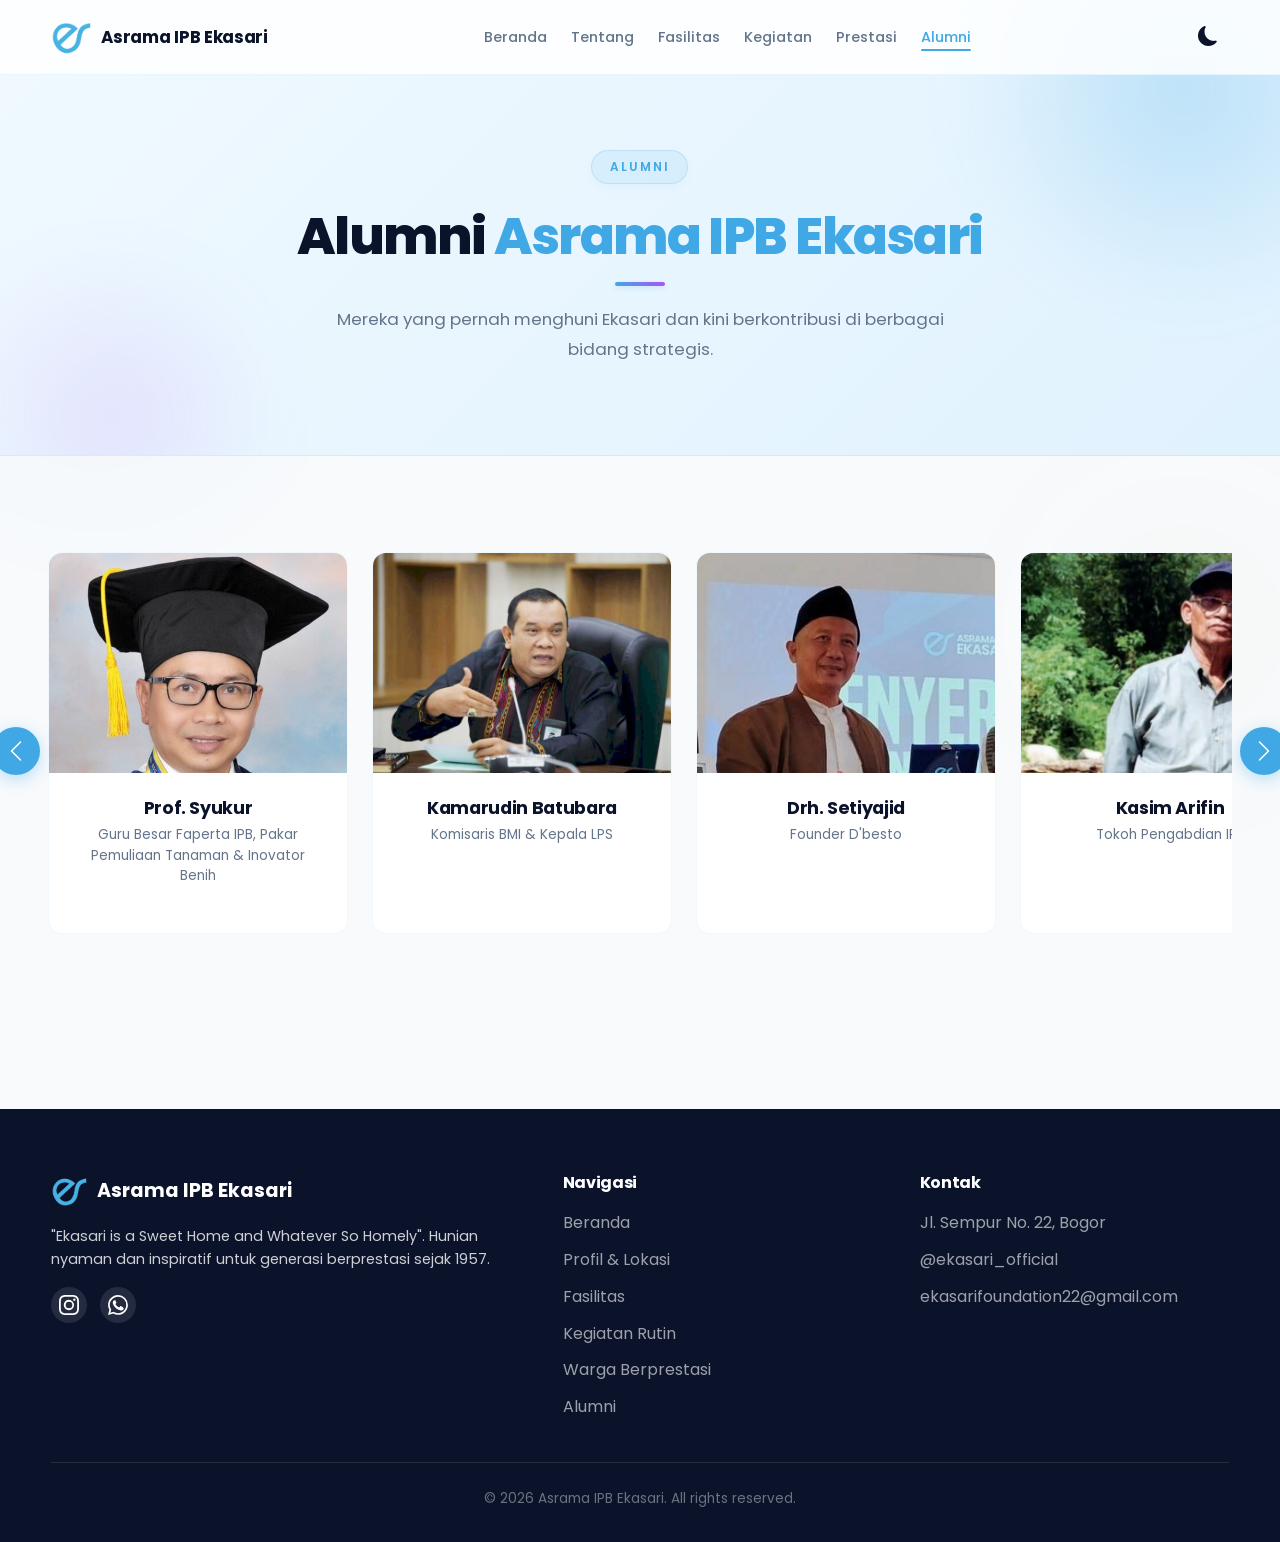
<file: alumni.html>
<!DOCTYPE html>
<html lang="id">

<head>
  <meta charset="UTF-8">
  <meta name="viewport" content="width=device-width, initial-scale=1.0">
  <link rel="icon" href="assets/images/logo-ekasari.png" type="image/png">
  <title>Alumni Asrama IPB Ekasari – Jaringan Lulusan Mahasiswa IPB</title>
  <link rel="canonical" href="https://asramaekasari.com/alumni.html">
  <meta name="description"
    content="Jejak sukses alumni Asrama IPB Ekasari yang berkontribusi nyata di berbagai bidang strategis, termasuk akademisi, peneliti BRIN, komisaris, sastrawan, dan wirausaha.">
  <meta name="keywords"
    content="alumni asrama, lulusan ipb, alumni sukses, tokoh ipb, taufiq ismail, pakar ipb, asrama ekasari, bogor">
  <meta name="author" content="Asrama IPB Ekasari">
  <meta name="robots" content="index, follow">

  <!-- Open Graph / Facebook -->
  <meta property="og:type" content="website">
  <meta property="og:url" content="https://asramaekasari.com/alumni.html">
  <meta property="og:title" content="Alumni Asrama IPB Ekasari – Jaringan Lulusan Mahasiswa IPB">
  <meta property="og:description"
    content="Jejak langkah lulusan Asrama IPB Ekasari yang berkiprah dan berkontribusi nyata untuk kemajuan Indonesia di berbagai bidang.">
  <meta property="og:image" content="https://asramaekasari.com/assets/images/logo-ekasari.png">

  <!-- Twitter -->
  <meta property="twitter:card" content="summary_large_image">
  <meta property="twitter:url" content="https://asramaekasari.com/alumni.html">
  <meta property="twitter:title" content="Alumni Asrama IPB Ekasari – Jaringan Lulusan Mahasiswa IPB">
  <meta property="twitter:description"
    content="Jejak langkah lulusan Asrama IPB Ekasari yang berkiprah dan berkontribusi nyata untuk kemajuan Indonesia di berbagai bidang.">
  <meta property="twitter:image" content="https://asramaekasari.com/assets/images/logo-ekasari.png">

  <link rel="stylesheet" href="css/style.css">
  <link rel="stylesheet" href="https://cdn.jsdelivr.net/npm/bootstrap-icons@1.11.3/font/bootstrap-icons.min.css">
  <!-- Google Fonts: preconnect untuk performa lebih cepat -->
  <link rel="preconnect" href="https://fonts.googleapis.com">
  <link rel="preconnect" href="https://fonts.gstatic.com" crossorigin>
  <link rel="stylesheet" href="https://fonts.googleapis.com/css2?family=Poppins:wght@300;400;500;600;700&display=swap"
    media="print" onload="this.media='all'">
  <noscript>
    <link rel="stylesheet"
      href="https://fonts.googleapis.com/css2?family=Poppins:wght@300;400;500;600;700&display=swap">
  </noscript>

  <!-- JSON-LD: BreadcrumbList -->
  <script type="application/ld+json">
  {
    "@context": "https://schema.org",
    "@type": "BreadcrumbList",
    "itemListElement": [
      {"@type": "ListItem", "position": 1, "name": "Beranda", "item": "https://asramaekasari.com/"},
      {"@type": "ListItem", "position": 2, "name": "Alumni", "item": "https://asramaekasari.com/alumni.html"}
    ]
  }
  </script>
</head>

<body>
  <script>
    (function () {
      const savedTheme = localStorage.getItem('theme');
      const prefersDark = window.matchMedia && window.matchMedia('(prefers-color-scheme: dark)').matches;
      if (savedTheme === 'dark' || (!savedTheme && prefersDark)) {
        document.body.classList.add('dark-theme');
      }
    })();
  </script>

  <!-- BACKGROUND GLOWS -->
  <div class="bg-glow-1"></div>
  <div class="bg-glow-2"></div>

  <!-- NAVBAR -->
  <nav id="navbar">
    <div class="container nav-inner">
      <a href="/" class="logo">
        <img src="assets/images/logo-ekasari.png" alt="Logo Asrama IPB Ekasari">
        <span>Asrama IPB Ekasari</span>
      </a>
      <ul class="nav-links">
        <li><a href="/">Beranda</a></li>
        <li><a href="tentang.html">Tentang</a></li>
        <li><a href="fasilitas.html">Fasilitas</a></li>
        <li><a href="kegiatan.html">Kegiatan</a></li>
        <li><a href="prestasi.html">Prestasi</a></li>
        <li><a href="alumni.html" class="active">Alumni</a></li>
      </ul>
      <div class="nav-actions">
        <button id="theme-toggle" class="theme-toggle-btn" aria-label="Ubah Tema">
          <i class="bi bi-moon-fill"></i>
        </button>
        <button class="nav-toggle">☰</button>
      </div>
    </div>
  </nav>

  <div class="page-header">
    <div class="container">
      <span class="section-label reveal reveal-up" style="--delay: 0.1s;">Alumni</span>
      <h1 class="reveal reveal-up" style="--delay: 0.2s;">Alumni <span class="text-sky">Asrama IPB Ekasari</span></h1>
      <p class="reveal reveal-up" style="--delay: 0.3s;">Mereka yang pernah menghuni Ekasari dan kini berkontribusi di
        berbagai bidang strategis.</p>
    </div>
  </div>

  <section class="section">
    <div class="slider-wrapper reveal reveal-up" style="--delay: 0.2s;">
      <button class="slider-btn slider-btn-left" aria-label="Slide Sebelumnya">
        <svg xmlns="http://www.w3.org/2000/svg" width="24" height="24" fill="currentColor" viewBox="0 0 16 16">
          <path fill-rule="evenodd"
            d="M11.354 1.646a.5.5 0 0 1 0 .708L5.707 8l5.647 5.646a.5.5 0 0 1-.708.708l-6-6a.5.5 0 0 1 0-.708l6-6a.5.5 0 0 1 .708 0" />
        </svg>
      </button>
      <div class="slider-container">
        <div class="alumni-slide">
          <div class="alumni-photo">
            <img src="assets/images/syukur.jpeg" alt="Prof. Syukur Krisna Wijaya">
          </div>
          <div class="alumni-body">
            <h3>Prof. Syukur</h3>
            <p>Guru Besar Faperta IPB, Pakar Pemuliaan Tanaman & Inovator Benih</p>
          </div>
        </div>
        <div class="alumni-slide">
          <div class="alumni-photo">
            <img src="assets/images/kamruddin.jpeg" alt="Kamarudin Batubara">
          </div>
          <div class="alumni-body">
            <h3>Kamarudin Batubara</h3>
            <p>Komisaris BMI & Kepala LPS</p>
          </div>
        </div>
        <div class="alumni-slide">
          <div class="alumni-photo">
            <img src="assets/images/setyajid1.jpeg" alt="Drh. Setiyajid">
          </div>
          <div class="alumni-body">
            <h3>Drh. Setiyajid</h3>
            <p>Founder D'besto</p>
          </div>
        </div>
        <div class="alumni-slide">
          <div class="alumni-photo">
            <img src="assets/images/kasim.jpeg" alt="Kasim Arifin">
          </div>
          <div class="alumni-body">
            <h3>Kasim Arifin</h3>
            <p>Tokoh Pengabdian IPB</p>
          </div>
        </div>
        <div class="alumni-slide">
          <div class="alumni-photo contain">
            <img src="assets/images/taufiq ismail.jpeg" alt="Taufiq Ismail">
          </div>
          <div class="alumni-body">
            <h3>Taufiq Ismail</h3>
            <p>Sastrawan Indonesia</p>
          </div>
        </div>
        <div class="alumni-slide">
          <div class="alumni-photo">
            <img src="assets/images/anang.jpeg" alt="Anang Setiawan Achmadi">
          </div>
          <div class="alumni-body">
            <h3>Anang Setiawan Achmadi</h3>
            <p>Peneliti Ahli Utama BRIN</p>
          </div>
        </div>
        <div class="alumni-slide">
          <div class="alumni-photo">
            <img src="assets/images/Krisna.jpg" alt="Dr. Ir. Krisna Wijaya, M.M.">
          </div>
          <div class="alumni-body">
            <h3>Dr. Ir. Krisna Wijaya, M.M.</h3>
            <p>Kepala Eksekutif LPS Pertama, Eks Direktur BRI &amp; Komisaris Utama PT Jamkrindo</p>
          </div>
        </div>
        <div class="alumni-slide">
          <div class="alumni-photo">
            <img src="assets/images/Hanan.jpg" alt="Ir. H. Hanan A. Rozak, M.S.">
          </div>
          <div class="alumni-body">
            <h3>Ir. H. Hanan A. Rozak, M.S.</h3>
            <p>Anggota DPR RI (Komisi IV)</p>
          </div>
        </div>
        <div class="alumni-slide">
          <div class="alumni-photo">
            <img src="assets/images/tridoyo.png" alt="Prof. Dr. Ir. Tridoyo Kusumastanto, M.S.">
          </div>
          <div class="alumni-body">
            <h3>Prof. Dr. Ir. Tridoyo Kusumastanto, M.S.</h3>
            <p>Guru Besar FEM IPB, Pakar Ekonomi Kelautan &amp; Ketua MWA IPB University (2019–2024)</p>
          </div>
        </div>
        <div class="alumni-slide">
          <div class="alumni-photo">
            <img src="assets/images/kasmita.jpg" alt="Kasmita Widodo">
          </div>
          <div class="alumni-body">
            <h3>Kasmita Widodo</h3>
            <p>Pendiri &amp; Kepala Badan Registrasi Wilayah Adat (BRWA)</p>
          </div>
        </div>
        <div class="alumni-slide">
          <div class="alumni-photo">
            <img src="assets/images/prof-dr-la-ode-sumarlin-18.jpg" alt="Prof. Dr. La Ode Sumarlin, M.Si.">
          </div>
          <div class="alumni-body">
            <h3>Prof. Dr. La Ode Sumarlin, M.Si.</h3>
            <p>Guru Besar Biokimia FST UIN Syarif Hidayatullah Jakarta &amp; Penulis Produktif Sains Madu</p>
          </div>
        </div>
      </div>
      <button class="slider-btn slider-btn-right" aria-label="Slide Berikutnya">
        <svg xmlns="http://www.w3.org/2000/svg" width="24" height="24" fill="currentColor" viewBox="0 0 16 16">
          <path fill-rule="evenodd"
            d="M4.646 1.646a.5.5 0 0 1 .708 0l6 6a.5.5 0 0 1 0 .708l-6 6a.5.5 0 0 1-.708-.708L10.293 8 4.646 2.354a.5.5 0 0 1 0-.708" />
        </svg>
      </button>
    </div>
  </section>

  <footer>
    <div class="container">
      <div class="footer-grid">
        <div>
          <div class="footer-brand">
            <img src="assets/images/logo-ekasari.png" alt="Logo Asrama IPB Ekasari" loading="lazy">
            Asrama IPB Ekasari
          </div>
          <p>"Ekasari is a Sweet Home and Whatever So Homely". Hunian nyaman dan inspiratif untuk generasi berprestasi
            sejak 1957.</p>
          <div class="socials">
            <a href="https://instagram.com/ekasari_official" target="_blank" title="Instagram Asrama Ekasari">
              <svg xmlns="http://www.w3.org/2000/svg" width="20" height="20" fill="currentColor" viewBox="0 0 16 16">
                <path
                  d="M8 0C5.829 0 5.556.01 4.703.048 3.85.088 3.269.222 2.76.42a3.9 3.9 0 0 0-1.417.923A3.9 3.9 0 0 0 .42 2.76C.222 3.268.087 3.85.048 4.7.01 5.555 0 5.827 0 8.001c0 2.172.01 2.444.048 3.297.04.852.174 1.433.372 1.942.205.526.478.972.923 1.417.444.445.89.719 1.416.923.51.198 1.09.333 1.942.372C5.555 15.99 5.827 16 8 16s2.444-.01 3.298-.048c.851-.04 1.434-.174 1.943-.372a3.9 3.9 0 0 0 1.416-.923c.445-.445.718-.891.923-1.417.197-.509.332-1.09.372-1.942C15.99 10.445 16 10.173 16 8s-.01-2.444-.048-3.298c-.04-.851-.175-1.433-.372-1.941a3.9 3.9 0 0 0-.923-1.417A3.9 3.9 0 0 0 13.24.42c-.51-.198-1.092-.333-1.943-.372C10.443.01 10.172 0 7.998 0zm-.717 1.442h.718c2.136 0 2.389.007 3.232.046.78.035 1.204.166 1.486.275.373.145.64.319.92.599s.453.546.598.92c.11.281.24.705.275 1.485.039.843.047 1.096.047 3.231s-.008 2.389-.047 3.232c-.035.78-.166 1.203-.275 1.485a2.5 2.5 0 0 1-.599.919c-.28.28-.546.453-.92.598-.28.11-.704.24-1.485.276-.843.038-1.096.047-3.232.047s-2.39-.009-3.233-.047c-.78-.036-1.203-.166-1.485-.276a2.5 2.5 0 0 1-.92-.598 2.5 2.5 0 0 1-.6-.92c-.109-.281-.24-.705-.275-1.485-.038-.843-.046-1.096-.046-3.233s.008-2.388.046-3.231c.036-.78.166-1.204.276-1.486.145-.373.319-.64.599-.92.28-.28.546-.453.92-.598.282-.11.705-.24 1.485-.276.738-.034 1.024-.044 2.515-.045zm4.988 1.328a.96.96 0 1 0 0 1.92.96.96 0 0 0 0-1.92m-4.27 1.122a4.109 4.109 0 1 0 0 8.217 4.109 4.109 0 0 0 0-8.217m0 1.441a2.667 2.667 0 1 1 0 5.334 2.667 2.667 0 0 1 0-5.334" />
              </svg>
            </a>
            <a href="https://wa.me/6285624373623" target="_blank" title="WhatsApp Pengelola Asrama">
              <svg xmlns="http://www.w3.org/2000/svg" width="20" height="20" fill="currentColor" viewBox="0 0 16 16">
                <path
                  d="M13.601 2.326A7.85 7.85 0 0 0 7.994 0C3.627 0 .068 3.558.064 7.926c0 1.399.366 2.76 1.057 3.965L0 16l4.204-1.102a7.9 7.9 0 0 0 3.79.977h.004c4.368 0 7.926-3.559 7.93-7.93a7.9 7.9 0 0 0-2.327-5.615ZM7.994 14.521a6.6 6.6 0 0 1-3.356-.92l-.24-.144-2.494.654.666-2.433-.156-.251a6.56 6.56 0 0 1-1.007-3.505c0-3.626 2.957-6.584 6.591-6.584a6.56 6.56 0 0 1 4.66 1.931 6.56 6.56 0 0 1 1.928 4.66c-.004 3.639-2.961 6.592-6.592 6.592m3.69-4.98c-.202-.101-1.202-.594-1.392-.661-.18-.067-.312-.101-.443.1-.13.2-.507.64-.622.776-.115.137-.23.151-.432.05-.203-.102-.855-.315-1.63-1.003-.603-.538-1.01-1.204-1.128-1.405-.117-.201-.012-.31.09-.41.09-.09.202-.236.3-.354.1-.117.133-.2.2-.331.066-.134.034-.251-.017-.352-.05-.101-.443-1.066-.607-1.46-.16-.388-.32-.335-.443-.341-.122-.006-.262-.006-.402-.006a.8.8 0 0 0-.58.271c-.2.22-.763.747-.763 1.82s.78 2.124.89 2.27c.111.148 1.53 2.336 3.707 3.28.518.224.924.359 1.24.46.52.166.993.143 1.368.087.417-.063 1.202-.492 1.372-.942.17-.45.17-.837.12-.921-.05-.084-.18-.137-.382-.238" />
              </svg>
            </a>
          </div>
        </div>
        <div>
          <h4>Navigasi</h4>
          <ul>
            <li><a href="/">Beranda</a></li>
            <li><a href="tentang.html">Profil &amp; Lokasi</a></li>
            <li><a href="fasilitas.html">Fasilitas</a></li>
            <li><a href="kegiatan.html">Kegiatan Rutin</a></li>
            <li><a href="prestasi.html">Warga Berprestasi</a></li>
            <li><a href="alumni.html">Alumni</a></li>
          </ul>
        </div>
        <div>
          <h4>Kontak</h4>
          <ul>
            <li><a href="https://maps.google.com/?q=Asrama%20IPB%20Ekasari%20Sempur%20Bogor" target="_blank">Jl. Sempur
                No. 22, Bogor</a></li>
            <li><a href="https://instagram.com/ekasari_official" target="_blank">@ekasari_official</a></li>
            <li><a href="mailto:ekasarifoundation22@gmail.com">ekasarifoundation22@gmail.com</a></li>
          </ul>
        </div>
      </div>
      <div class="copyright">&copy; 2026 Asrama IPB Ekasari. All rights reserved.</div>
    </div>
  </footer>

  <script src="js/script.js"></script>
</body>

</html>
</file>
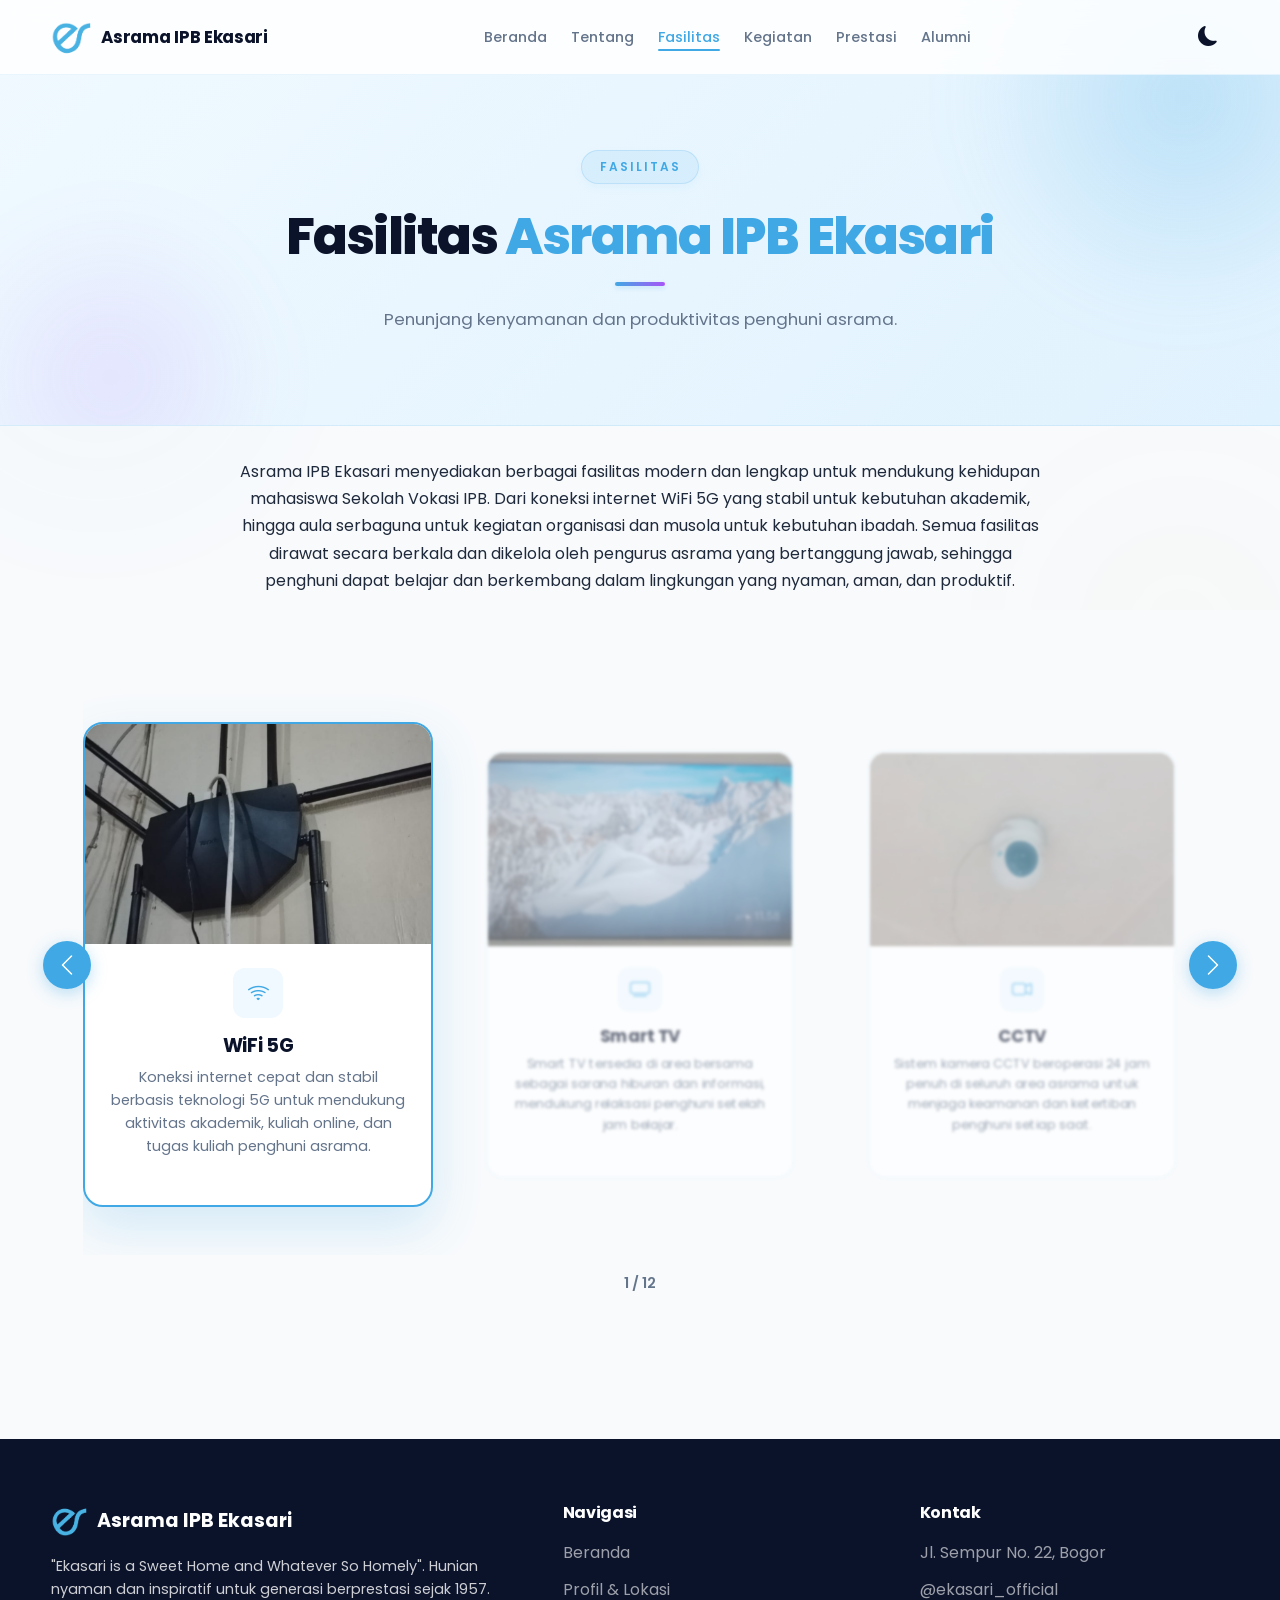
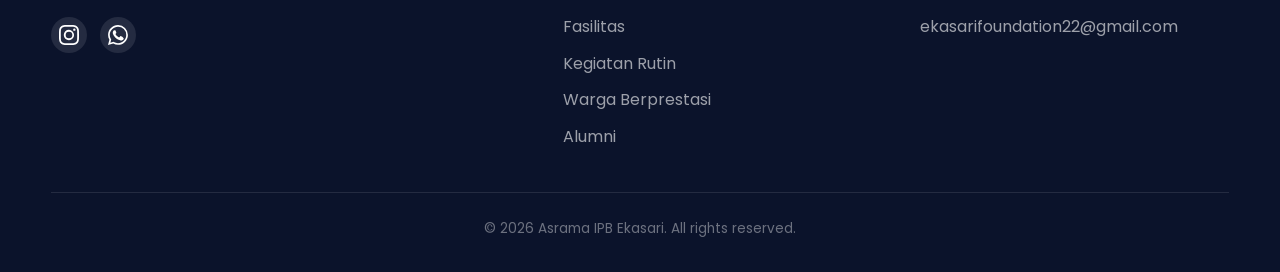
<file: fasilitas.html>
<!DOCTYPE html>
<html lang="id">

<head>
  <meta charset="UTF-8">
  <meta name="viewport" content="width=device-width, initial-scale=1.0">
  <link rel="icon" href="assets/images/logo-ekasari.png" type="image/png">
  <title>Fasilitas Asrama IPB Ekasari – WiFi, CCTV, Aula & Kamar Mahasiswa</title>
  <link rel="canonical" href="https://asramaekasari.com/fasilitas.html">
  <meta name="description"
    content="Kamar tidur nyaman, WiFi 5G, CCTV 24 jam, Smart TV, aula bersama, dapur, parkiran luas, dan mesin cuci. Fasilitas lengkap penunjang produktivitas warga Asrama Ekasari.">
  <meta name="keywords"
    content="fasilitas asrama, asrama bogor, asrama ipb, wifi asrama, kamar asrama, aula mahasiswa, keamanan asrama">
  <meta name="author" content="Asrama IPB Ekasari">
  <meta name="robots" content="index, follow">

  <!-- Open Graph / Facebook -->
  <meta property="og:type" content="website">
  <meta property="og:url" content="https://asramaekasari.com/fasilitas.html">
  <meta property="og:title" content="Fasilitas Asrama IPB Ekasari – WiFi, CCTV, Aula & Kamar Mahasiswa">
  <meta property="og:description"
    content="Lihat fasilitas unggulan Asrama IPB Ekasari: WiFi 5G cepat, keamanan CCTV 24 jam, Smart TV, mesin cuci, mushola, aula, dan kamar nyaman.">
  <meta property="og:image" content="https://asramaekasari.com/assets/images/logo-ekasari.png">

  <!-- Twitter -->
  <meta property="twitter:card" content="summary_large_image">
  <meta property="twitter:url" content="https://asramaekasari.com/fasilitas.html">
  <meta property="twitter:title" content="Fasilitas Asrama IPB Ekasari – WiFi, CCTV, Aula & Kamar Mahasiswa">
  <meta property="twitter:description"
    content="Lihat fasilitas unggulan Asrama IPB Ekasari: WiFi 5G cepat, keamanan CCTV 24 jam, Smart TV, mesin cuci, mushola, aula, dan kamar nyaman.">
  <meta property="twitter:image" content="https://asramaekasari.com/assets/images/logo-ekasari.png">

  <link rel="stylesheet" href="css/style.css">
  <link rel="stylesheet" href="https://cdn.jsdelivr.net/npm/bootstrap-icons@1.11.3/font/bootstrap-icons.min.css">
  <!-- Google Fonts: preconnect untuk performa lebih cepat -->
  <link rel="preconnect" href="https://fonts.googleapis.com">
  <link rel="preconnect" href="https://fonts.gstatic.com" crossorigin>
  <link rel="stylesheet" href="https://fonts.googleapis.com/css2?family=Poppins:wght@300;400;500;600;700&display=swap" media="print" onload="this.media='all'">
  <noscript><link rel="stylesheet" href="https://fonts.googleapis.com/css2?family=Poppins:wght@300;400;500;600;700&display=swap"></noscript>

  <!-- JSON-LD: BreadcrumbList -->
  <script type="application/ld+json">
  {
    "@context": "https://schema.org",
    "@type": "BreadcrumbList",
    "itemListElement": [
      {"@type": "ListItem", "position": 1, "name": "Beranda", "item": "https://asramaekasari.com/"},
      {"@type": "ListItem", "position": 2, "name": "Fasilitas", "item": "https://asramaekasari.com/fasilitas.html"}
    ]
  }
  </script>
</head>

<body>
  <script>
    (function () {
      const savedTheme = localStorage.getItem('theme');
      const prefersDark = window.matchMedia && window.matchMedia('(prefers-color-scheme: dark)').matches;
      if (savedTheme === 'dark' || (!savedTheme && prefersDark)) {
        document.body.classList.add('dark-theme');
      }
    })();
  </script>

  <!-- BACKGROUND GLOWS -->
  <div class="bg-glow-1"></div>
  <div class="bg-glow-2"></div>

  <!-- NAVBAR -->
  <nav id="navbar">
    <div class="container nav-inner">
      <a href="/" class="logo">
        <img src="assets/images/logo-ekasari.png" alt="Logo Asrama IPB Ekasari">
        <span>Asrama IPB Ekasari</span>
      </a>
      <ul class="nav-links">
        <li><a href="/">Beranda</a></li>
        <li><a href="tentang.html">Tentang</a></li>
        <li><a href="fasilitas.html" class="active">Fasilitas</a></li>
        <li><a href="kegiatan.html">Kegiatan</a></li>
        <li><a href="prestasi.html">Prestasi</a></li>
        <li><a href="alumni.html">Alumni</a></li>
      </ul>
      <div class="nav-actions">
        <button id="theme-toggle" class="theme-toggle-btn" aria-label="Ubah Tema">
          <i class="bi bi-moon-fill"></i>
        </button>
        <button class="nav-toggle">☰</button>
      </div>
    </div>
  </nav>

  <!-- PAGE HEADER -->
  <div class="page-header">
    <div class="container">
      <span class="section-label reveal reveal-up" style="--delay: 0.1s;">Fasilitas</span>
      <h1 class="reveal reveal-up" style="--delay: 0.2s;">Fasilitas <span class="text-sky">Asrama IPB Ekasari</span></h1>
      <p class="reveal reveal-up" style="--delay: 0.3s;">Penunjang kenyamanan dan produktivitas penghuni asrama.</p>
    </div>
  </div>

  <!-- INTRO FASILITAS -->
  <section class="section" style="padding-top: 2rem; padding-bottom: 1rem;">
    <div class="container">
      <div class="reveal reveal-up" style="max-width: 800px; margin: 0 auto; text-align: center;">
        <p>Asrama IPB Ekasari menyediakan berbagai fasilitas modern dan lengkap untuk mendukung kehidupan mahasiswa Sekolah Vokasi IPB. Dari koneksi internet WiFi 5G yang stabil untuk kebutuhan akademik, hingga aula serbaguna untuk kegiatan organisasi dan musola untuk kebutuhan ibadah. Semua fasilitas dirawat secara berkala dan dikelola oleh pengurus asrama yang bertanggung jawab, sehingga penghuni dapat belajar dan berkembang dalam lingkungan yang nyaman, aman, dan produktif.</p>
      </div>
    </div>
  </section>

  <!-- FASILITAS SLIDER WITH FOCUS -->
  <section class="section fasilitas-section">
    <div class="container">
      <div class="slider-wrapper fasilitas-wrapper reveal reveal-up" style="--delay: 0.2s;">
        <button class="slider-btn slider-btn-left" id="fasilitas-prev" aria-label="Slide Sebelumnya">
          <svg xmlns="http://www.w3.org/2000/svg" width="24" height="24" fill="currentColor" viewBox="0 0 16 16">
            <path fill-rule="evenodd"
              d="M11.354 1.646a.5.5 0 0 1 0 .708L5.707 8l5.647 5.646a.5.5 0 0 1-.708.708l-6-6a.5.5 0 0 1 0-.708l6-6a.5.5 0 0 1 .708 0" />
          </svg>
        </button>

        <div class="slider-container fasilitas-container" id="fasilitas-slider">

          <!-- WiFi 5G -->
          <div class="fasilitas-card active-center">
            <div class="fasilitas-img">
              <img src="assets/images/wifi.jpg" alt="WiFi 5G">
            </div>
            <div class="fasilitas-content">
              <div class="fasilitas-icon"><i class="bi bi-wifi"></i></div>
              <h3>WiFi 5G</h3>
              <p>Koneksi internet cepat dan stabil berbasis teknologi 5G untuk mendukung aktivitas akademik, kuliah online, dan tugas kuliah penghuni asrama.</p>
            </div>
          </div>

          <!-- Smart TV -->
          <div class="fasilitas-card">
            <div class="fasilitas-img">
              <img src="assets/images/tv.jpg" alt="Smart TV">
            </div>
            <div class="fasilitas-content">
              <div class="fasilitas-icon"><i class="bi bi-tv"></i></div>
              <h3>Smart TV</h3>
              <p>Smart TV tersedia di area bersama sebagai sarana hiburan dan informasi, mendukung relaksasi penghuni setelah jam belajar.</p>
            </div>
          </div>

          <!-- CCTV -->
          <div class="fasilitas-card">
            <div class="fasilitas-img">
              <img src="assets/images/cctv.jpg" alt="CCTV">
            </div>
            <div class="fasilitas-content">
              <div class="fasilitas-icon"><i class="bi bi-camera-video"></i></div>
              <h3>CCTV</h3>
              <p>Sistem kamera CCTV beroperasi 24 jam penuh di seluruh area asrama untuk menjaga keamanan dan ketertiban penghuni setiap saat.</p>
            </div>
          </div>

          <!-- Printer -->
          <div class="fasilitas-card">
            <div class="fasilitas-img">
              <img src="assets/images/printer.jpeg" alt="Printer">
            </div>
            <div class="fasilitas-content">
              <div class="fasilitas-icon"><i class="bi bi-printer"></i></div>
              <h3>Printer</h3>
              <p>Printer bersama tersedia untuk memenuhi kebutuhan cetak dokumen akademik, tugas kuliah, dan keperluan administrasi penghuni tanpa perlu keluar asrama.</p>
            </div>
          </div>

          <!-- Kamar Tidur -->
          <div class="fasilitas-card">
            <div class="fasilitas-img">
              <img src="assets/images/kamar.jpg" alt="Kamar Tidur">
            </div>
            <div class="fasilitas-content">
              <div class="fasilitas-icon"><i class="bi bi-house-door"></i></div>
              <h3>Kamar Tidur</h3>
              <p>Kamar tidur yang bersih, tertata rapi, dan kondusif sebagai tempat istirahat yang nyaman bagi setiap penghuni asrama.</p>
            </div>
          </div>

          <!-- Mushola -->
          <div class="fasilitas-card">
            <div class="fasilitas-img">
              <img src="assets/images/mushola (1).jpeg" alt="Mushola Asrama IPB Ekasari yang bersih dan nyaman">
            </div>
            <div class="fasilitas-content">
              <div class="fasilitas-icon"><i class="bi bi-moon-stars"></i></div>
              <h3>Mushola</h3>
              <p>Musola yang tenang dan terjaga kebersihannya tersedia untuk memenuhi kebutuhan ibadah sehari-hari seluruh warga asrama.</p>
            </div>
          </div>

          <!-- Aula -->
          <div class="fasilitas-card">
            <div class="fasilitas-img">
              <img src="assets/images/aula.jpeg" alt="Aula">
            </div>
            <div class="fasilitas-content">
              <div class="fasilitas-icon"><i class="bi bi-people"></i></div>
              <h3>Aula</h3>
              <p>Aula serbaguna yang luas tersedia untuk rapat pengurus, seminar, kegiatan organisasi, dan berbagai acara kebersamaan warga asrama.</p>
            </div>
          </div>

          <!-- Kulkas -->
          <div class="fasilitas-card">
            <div class="fasilitas-img">
              <img src="assets/images/kulkas.jpeg" alt="Kulkas">
            </div>
            <div class="fasilitas-content">
              <div class="fasilitas-icon"><i class="bi bi-snow"></i></div>
              <h3>Kulkas</h3>
              <p>Kulkas bersama tersedia di dapur asrama untuk menyimpan bahan makanan dan minuman penghuni dengan aman dan higienis.</p>
            </div>
          </div>

          <!-- Mesin Cuci -->
          <div class="fasilitas-card">
            <div class="fasilitas-img">
              <img src="assets/images/mesin cuci.jpeg" alt="Mesin cuci fasilitas laundry Asrama IPB Ekasari">
            </div>
            <div class="fasilitas-content">
              <div class="fasilitas-icon"><i class="bi bi-droplet"></i></div>
              <h3>Mesin Cuci</h3>
              <p>Mesin cuci bersama tersedia di area asrama sehingga penghuni tidak perlu keluar untuk mencuci pakaian, hemat waktu dan biaya.</p>
            </div>
          </div>

          <!-- Tenis Meja -->
          <div class="fasilitas-card">
            <div class="fasilitas-img">
              <img src="assets/images/tenis-meja.jpg" alt="Tenis Meja">
            </div>
            <div class="fasilitas-content">
              <div class="fasilitas-icon"><i class="bi bi-ping-pong"></i></div>
              <h3>Tenis Meja</h3>
              <p>Meja tenis ping-pong tersedia sebagai sarana olahraga ringan dan rekreasi bagi penghuni untuk menjaga keseimbangan antara belajar dan berolahraga.</p>
            </div>
          </div>

          <!-- Kantor -->
          <div class="fasilitas-card">
            <div class="fasilitas-img">
              <img src="assets/images/kantor.jpg" alt="Kantor">
            </div>
            <div class="fasilitas-content">
              <div class="fasilitas-icon"><i class="bi bi-briefcase"></i></div>
              <h3>Kantor</h3>
              <p>Ruang kantor administrasi asrama sebagai pusat pengelolaan dan koordinasi pengurus dengan penghuni dalam urusan operasional asrama.</p>
            </div>
          </div>

          <!-- Parkiran -->
          <div class="fasilitas-card">
            <div class="fasilitas-img">
              <img src="assets/images/parkiran.jpg" alt="Area Parkiran">
            </div>
            <div class="fasilitas-content">
              <div class="fasilitas-icon"><i class="bi bi-car-front"></i></div>
              <h3>Parkiran</h3>
              <p>Area parkiran yang luas dan aman tersedia untuk kendaraan bermotor penghuni, sehingga tidak perlu khawatir menemukan tempat parkir.</p>
            </div>
          </div>

        </div>

        <button class="slider-btn slider-btn-right" id="fasilitas-next" aria-label="Slide Berikutnya">
          <svg xmlns="http://www.w3.org/2000/svg" width="24" height="24" fill="currentColor" viewBox="0 0 16 16">
            <path fill-rule="evenodd"
              d="M4.646 1.646a.5.5 0 0 1 .708 0l6 6a.5.5 0 0 1 0 .708l-6 6a.5.5 0 0 1-.708-.708L10.293 8 4.646 2.354a.5.5 0 0 1 0-.708" />
          </svg>
        </button>
      </div>

      <!-- Indikator Kartu -->
      <div class="fasilitas-indicator" id="fasilitas-indicator">
        <span>1 / 12</span>
      </div>
    </div>
  </section>

  <!-- FOOTER -->
  <footer>
    <div class="container">
      <div class="footer-grid">
        <div>
          <div class="footer-brand">
            <img src="assets/images/logo-ekasari.png" alt="Logo Asrama IPB Ekasari" loading="lazy">
            Asrama IPB Ekasari
          </div>
          <p>"Ekasari is a Sweet Home and Whatever So Homely". Hunian nyaman dan inspiratif untuk generasi berprestasi
            sejak 1957.</p>
          <div class="socials">
            <a href="https://instagram.com/ekasari_official" target="_blank" title="Instagram Asrama Ekasari">
              <svg xmlns="http://www.w3.org/2000/svg" width="20" height="20" fill="currentColor" viewBox="0 0 16 16">
                <path
                  d="M8 0C5.829 0 5.556.01 4.703.048 3.85.088 3.269.222 2.76.42a3.9 3.9 0 0 0-1.417.923A3.9 3.9 0 0 0 .42 2.76C.222 3.268.087 3.85.048 4.7.01 5.555 0 5.827 0 8.001c0 2.172.01 2.444.048 3.297.04.852.174 1.433.372 1.942.205.526.478.972.923 1.417.444.445.89.719 1.416.923.51.198 1.09.333 1.942.372C5.555 15.99 5.827 16 8 16s2.444-.01 3.298-.048c.851-.04 1.434-.174 1.943-.372a3.9 3.9 0 0 0 1.416-.923c.445-.445.718-.891.923-1.417.197-.509.332-1.09.372-1.942C15.99 10.445 16 10.173 16 8s-.01-2.444-.048-3.298c-.04-.851-.175-1.433-.372-1.941a3.9 3.9 0 0 0-.923-1.417A3.9 3.9 0 0 0 13.24.42c-.51-.198-1.092-.333-1.943-.372C10.443.01 10.172 0 7.998 0zm-.717 1.442h.718c2.136 0 2.389.007 3.232.046.78.035 1.204.166 1.486.275.373.145.64.319.92.599s.453.546.598.92c.11.281.24.705.275 1.485.039.843.047 1.096.047 3.231s-.008 2.389-.047 3.232c-.035.78-.166 1.203-.275 1.485a2.5 2.5 0 0 1-.599.919c-.28.28-.546.453-.92.598-.28.11-.704.24-1.485.276-.843.038-1.096.047-3.232.047s-2.39-.009-3.233-.047c-.78-.036-1.203-.166-1.485-.276a2.5 2.5 0 0 1-.92-.598 2.5 2.5 0 0 1-.6-.92c-.109-.281-.24-.705-.275-1.485-.038-.843-.046-1.096-.046-3.233s.008-2.388.046-3.231c.036-.78.166-1.204.276-1.486.145-.373.319-.64.599-.92.28-.28.546-.453.92-.598.282-.11.705-.24 1.485-.276.738-.034 1.024-.044 2.515-.045zm4.988 1.328a.96.96 0 1 0 0 1.92.96.96 0 0 0 0-1.92m-4.27 1.122a4.109 4.109 0 1 0 0 8.217 4.109 4.109 0 0 0 0-8.217m0 1.441a2.667 2.667 0 1 1 0 5.334 2.667 2.667 0 0 1 0-5.334" />
              </svg>
            </a>
            <a href="https://wa.me/6285624373623" target="_blank" title="WhatsApp Pengelola Asrama">
              <svg xmlns="http://www.w3.org/2000/svg" width="20" height="20" fill="currentColor" viewBox="0 0 16 16">
                <path
                  d="M13.601 2.326A7.85 7.85 0 0 0 7.994 0C3.627 0 .068 3.558.064 7.926c0 1.399.366 2.76 1.057 3.965L0 16l4.204-1.102a7.9 7.9 0 0 0 3.79.977h.004c4.368 0 7.926-3.559 7.93-7.93a7.9 7.9 0 0 0-2.327-5.615ZM7.994 14.521a6.6 6.6 0 0 1-3.356-.92l-.24-.144-2.494.654.666-2.433-.156-.251a6.56 6.56 0 0 1-1.007-3.505c0-3.626 2.957-6.584 6.591-6.584a6.56 6.56 0 0 1 4.66 1.931 6.56 6.56 0 0 1 1.928 4.66c-.004 3.639-2.961 6.592-6.592 6.592m3.69-4.98c-.202-.101-1.202-.594-1.392-.661-.18-.067-.312-.101-.443.1-.13.2-.507.64-.622.776-.115.137-.23.151-.432.05-.203-.102-.855-.315-1.63-1.003-.603-.538-1.01-1.204-1.128-1.405-.117-.201-.012-.31.09-.41.09-.09.202-.236.3-.354.1-.117.133-.2.2-.331.066-.134.034-.251-.017-.352-.05-.101-.443-1.066-.607-1.46-.16-.388-.32-.335-.443-.341-.122-.006-.262-.006-.402-.006a.8.8 0 0 0-.58.271c-.2.22-.763.747-.763 1.82s.78 2.124.89 2.27c.111.148 1.53 2.336 3.707 3.28.518.224.924.359 1.24.46.52.166.993.143 1.368.087.417-.063 1.202-.492 1.372-.942.17-.45.17-.837.12-.921-.05-.084-.18-.137-.382-.238" />
              </svg>
            </a>
          </div>
        </div>
        <div>
          <h4>Navigasi</h4>
          <ul>
            <li><a href="/">Beranda</a></li>
            <li><a href="tentang.html">Profil &amp; Lokasi</a></li>
            <li><a href="fasilitas.html">Fasilitas</a></li>
            <li><a href="kegiatan.html">Kegiatan Rutin</a></li>
            <li><a href="prestasi.html">Warga Berprestasi</a></li>
            <li><a href="alumni.html">Alumni</a></li>
          </ul>
        </div>
        <div>
          <h4>Kontak</h4>
          <ul>
            <li><a href="https://maps.google.com/?q=Asrama%20IPB%20Ekasari%20Sempur%20Bogor" target="_blank">Jl. Sempur No. 22, Bogor</a></li>
            <li><a href="https://instagram.com/ekasari_official" target="_blank">@ekasari_official</a></li>
            <li><a href="mailto:ekasarifoundation22@gmail.com">ekasarifoundation22@gmail.com</a></li>
          </ul>
        </div>
      </div>
      <div class="copyright">&copy; 2026 Asrama IPB Ekasari. All rights reserved.</div>
    </div>
  </footer>

  <script src="js/script.js"></script>
  <script>
    // ========== FASILITAS SLIDER FOCUS LOGIC ==========
    const fasilitasSlider = document.getElementById('fasilitas-slider');
    const fasilitasPrev = document.getElementById('fasilitas-prev');
    const fasilitasNext = document.getElementById('fasilitas-next');
    const fasilitasIndicator = document.getElementById('fasilitas-indicator');
    const fasilitasCards = fasilitasSlider.querySelectorAll('.fasilitas-card');
    const totalCards = fasilitasCards.length;
    let currentIndex = 0;

    function updateFasilitasFocus() {
      fasilitasCards.forEach((card, index) => {
        card.classList.remove('active-center');
        if (index === currentIndex) {
          card.classList.add('active-center');
        }
      });

      // Update indikator
      if (fasilitasIndicator) {
        fasilitasIndicator.querySelector('span').textContent = `${currentIndex + 1} / ${totalCards}`;
      }

      // Scroll ke kartu aktif
      const activeCard = fasilitasCards[currentIndex];
      if (activeCard) {
        const sliderRect = fasilitasSlider.getBoundingClientRect();
        const cardRect = activeCard.getBoundingClientRect();
        const scrollLeft = fasilitasSlider.scrollLeft + (cardRect.left - sliderRect.left) - (sliderRect.width / 2) + (cardRect.width / 2);
        fasilitasSlider.scrollTo({ left: scrollLeft, behavior: 'smooth' });
      }
    }

    fasilitasPrev.addEventListener('click', () => {
      if (currentIndex > 0) {
        currentIndex--;
      } else {
        currentIndex = totalCards - 1;
      }
      updateFasilitasFocus();
    });

    fasilitasNext.addEventListener('click', () => {
      if (currentIndex < totalCards - 1) {
        currentIndex++;
      } else {
        currentIndex = 0;
      }
      updateFasilitasFocus();
    });

    // Update current index saat scroll manual
    let scrollTimeout;
    fasilitasSlider.addEventListener('scroll', () => {
      clearTimeout(scrollTimeout);
      scrollTimeout = setTimeout(() => {
        const sliderRect = fasilitasSlider.getBoundingClientRect();
        const center = sliderRect.left + sliderRect.width / 2;

        let closestIndex = 0;
        let closestDistance = Infinity;

        fasilitasCards.forEach((card, index) => {
          const cardRect = card.getBoundingClientRect();
          const cardCenter = cardRect.left + cardRect.width / 2;
          const distance = Math.abs(center - cardCenter);

          if (distance < closestDistance) {
            closestDistance = distance;
            closestIndex = index;
          }
        });

        if (closestIndex !== currentIndex) {
          currentIndex = closestIndex;
          updateFasilitasFocus();
        }
      }, 150);
    });

    // Inisialisasi - fokus ke kartu pertama
    updateFasilitasFocus();
  </script>
</body>

</html>
</file>
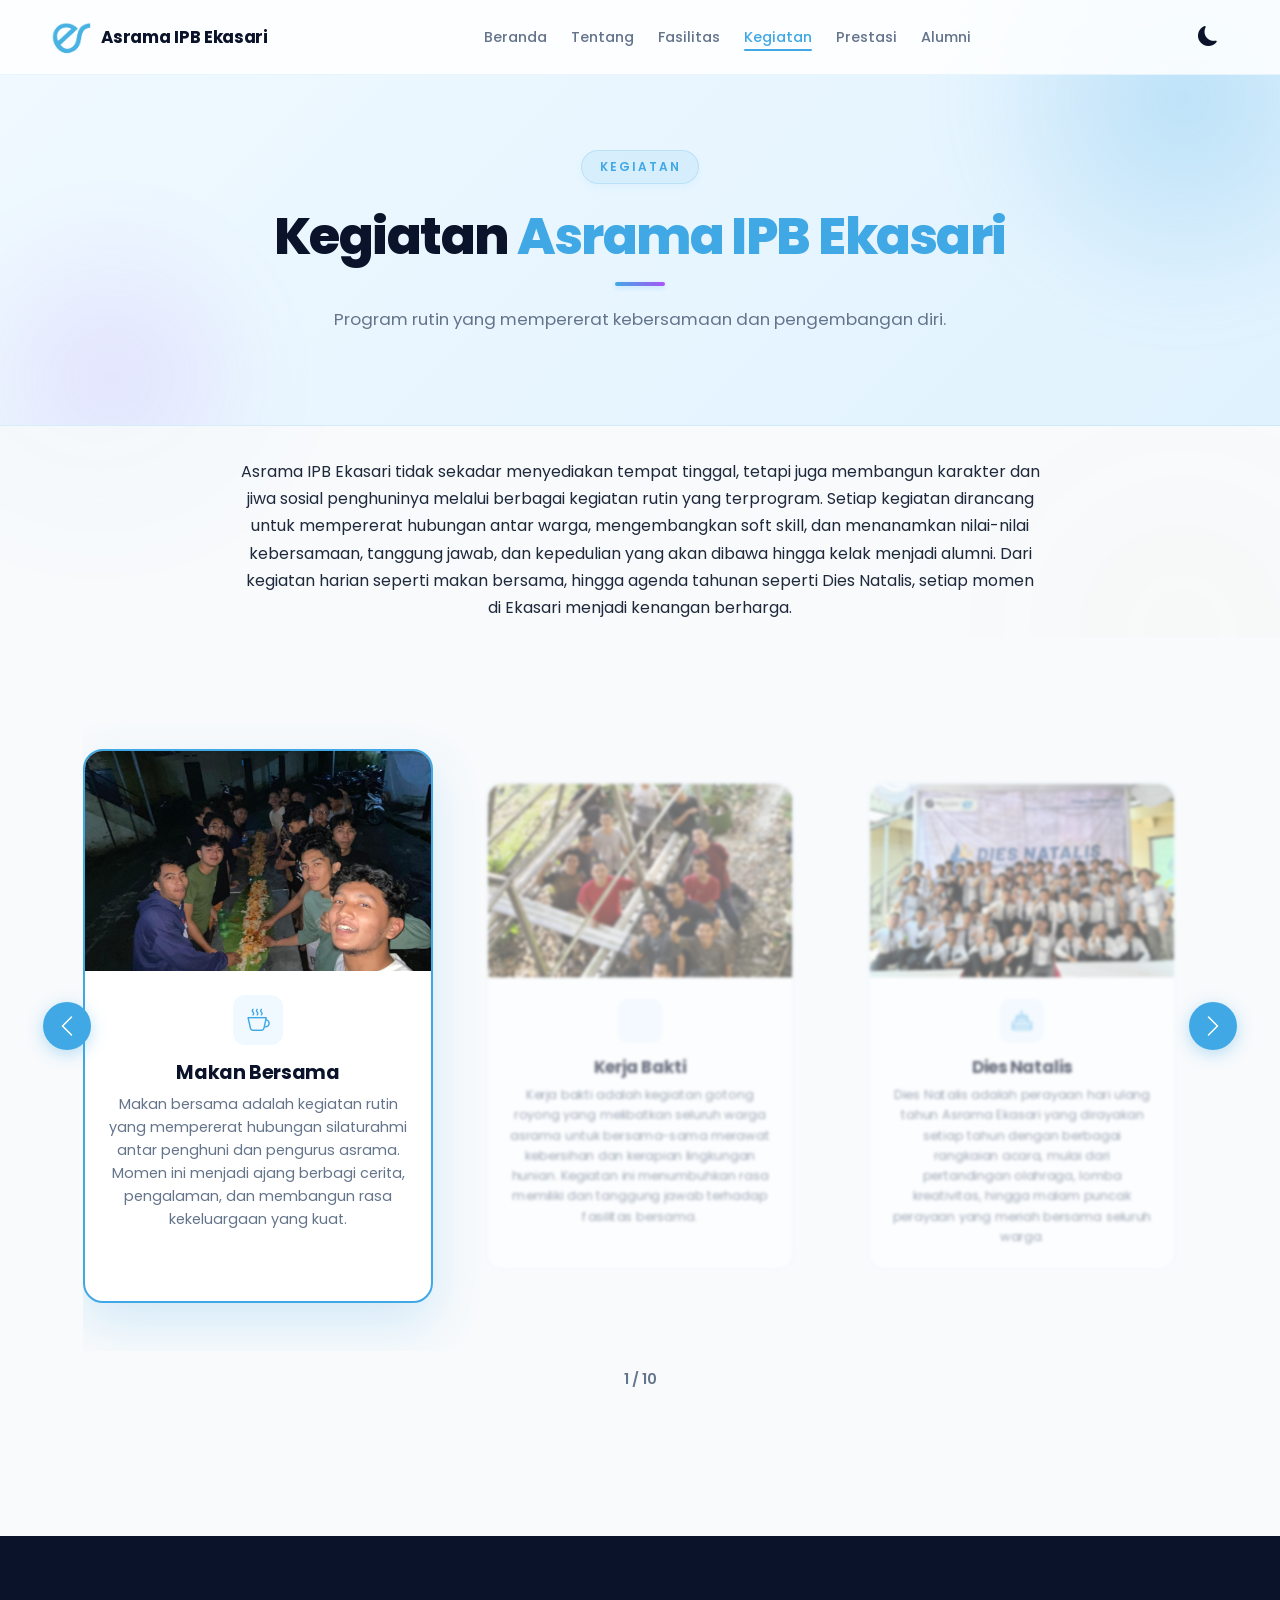
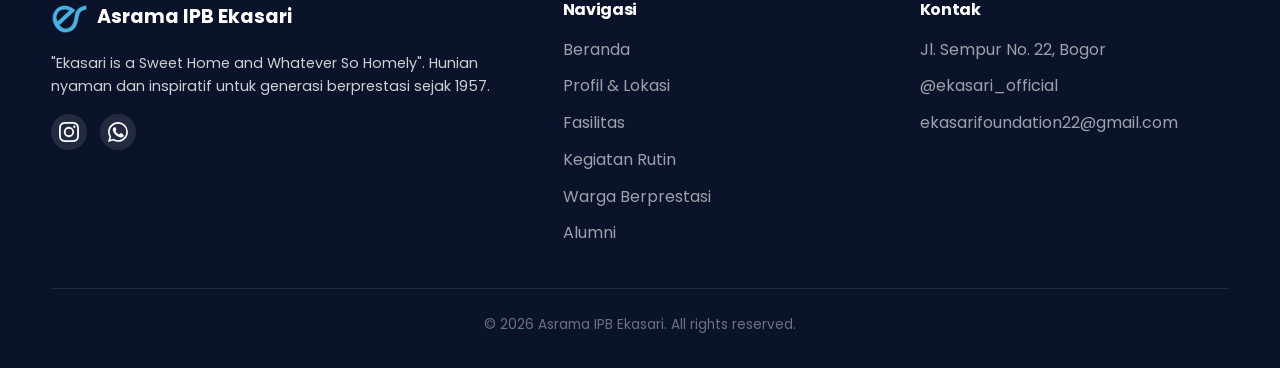
<file: kegiatan.html>
<!DOCTYPE html>
<html lang="id">

<head>
  <meta charset="UTF-8">
  <meta name="viewport" content="width=device-width, initial-scale=1.0">
  <link rel="icon" href="assets/images/logo-ekasari.png" type="image/png">
  <title>Kegiatan Rutin Asrama IPB Ekasari – Program Pengembangan Warga</title>
  <link rel="canonical" href="https://asramaekasari.com/kegiatan.html">
  <meta name="description"
    content="Program rutin dan kegiatan Asrama IPB Ekasari: makan bersama, kerja bakti, Dies Natalis, pengajian, olahraga, seminar, dan pengabdian masyarakat.">
  <meta name="keywords"
    content="kegiatan asrama, program mahasiswa, asrama ipb, makan bersama, kerja bakti, dies natalis asrama, seminar mahasiswa, asrama bogor">
  <meta name="author" content="Asrama IPB Ekasari">
  <meta name="robots" content="index, follow">

  <!-- Open Graph / Facebook -->
  <meta property="og:type" content="website">
  <meta property="og:url" content="https://asramaekasari.com/kegiatan.html">
  <meta property="og:title" content="Kegiatan Rutin Asrama IPB Ekasari – Program Pengembangan Warga">
  <meta property="og:description"
    content="Program rutin dan kegiatan pengembangan karakter serta kebersamaan mahasiswa di Asrama IPB Ekasari Bogor.">
  <meta property="og:image" content="https://asramaekasari.com/assets/images/logo-ekasari.png">

  <!-- Twitter -->
  <meta property="twitter:card" content="summary_large_image">
  <meta property="twitter:url" content="https://asramaekasari.com/kegiatan.html">
  <meta property="twitter:title" content="Kegiatan Rutin Asrama IPB Ekasari – Program Pengembangan Warga">
  <meta property="twitter:description"
    content="Program rutin dan kegiatan pengembangan karakter serta kebersamaan mahasiswa di Asrama IPB Ekasari Bogor.">
  <meta property="twitter:image" content="https://asramaekasari.com/assets/images/logo-ekasari.png">

  <link rel="stylesheet" href="css/style.css">
  <link rel="stylesheet" href="https://cdn.jsdelivr.net/npm/bootstrap-icons@1.11.3/font/bootstrap-icons.min.css">
  <!-- Google Fonts: preconnect untuk performa lebih cepat -->
  <link rel="preconnect" href="https://fonts.googleapis.com">
  <link rel="preconnect" href="https://fonts.gstatic.com" crossorigin>
  <link rel="stylesheet" href="https://fonts.googleapis.com/css2?family=Poppins:wght@300;400;500;600;700&display=swap" media="print" onload="this.media='all'">
  <noscript><link rel="stylesheet" href="https://fonts.googleapis.com/css2?family=Poppins:wght@300;400;500;600;700&display=swap"></noscript>

  <!-- JSON-LD: BreadcrumbList -->
  <script type="application/ld+json">
  {
    "@context": "https://schema.org",
    "@type": "BreadcrumbList",
    "itemListElement": [
      {"@type": "ListItem", "position": 1, "name": "Beranda", "item": "https://asramaekasari.com/"},
      {"@type": "ListItem", "position": 2, "name": "Kegiatan", "item": "https://asramaekasari.com/kegiatan.html"}
    ]
  }
  </script>
</head>

<body>
  <script>
    (function () {
      const savedTheme = localStorage.getItem('theme');
      const prefersDark = window.matchMedia && window.matchMedia('(prefers-color-scheme: dark)').matches;
      if (savedTheme === 'dark' || (!savedTheme && prefersDark)) {
        document.body.classList.add('dark-theme');
      }
    })();
  </script>

  <!-- BACKGROUND GLOWS -->
  <div class="bg-glow-1"></div>
  <div class="bg-glow-2"></div>

  <!-- NAVBAR -->
  <nav id="navbar">
    <div class="container nav-inner">
      <a href="/" class="logo">
        <img src="assets/images/logo-ekasari.png" alt="Logo Asrama IPB Ekasari">
        <span>Asrama IPB Ekasari</span>
      </a>
      <ul class="nav-links">
        <li><a href="/">Beranda</a></li>
        <li><a href="tentang.html">Tentang</a></li>
        <li><a href="fasilitas.html">Fasilitas</a></li>
        <li><a href="kegiatan.html" class="active">Kegiatan</a></li>
        <li><a href="prestasi.html">Prestasi</a></li>
        <li><a href="alumni.html">Alumni</a></li>
      </ul>
      <div class="nav-actions">
        <button id="theme-toggle" class="theme-toggle-btn" aria-label="Ubah Tema">
          <i class="bi bi-moon-fill"></i>
        </button>
        <button class="nav-toggle">☰</button>
      </div>
    </div>
  </nav>

  <!-- PAGE HEADER -->
  <div class="page-header">
    <div class="container">
      <span class="section-label reveal reveal-up" style="--delay: 0.1s;">Kegiatan</span>
      <h1 class="reveal reveal-up" style="--delay: 0.2s;">Kegiatan <span class="text-sky">Asrama IPB Ekasari</span></h1>
      <p class="reveal reveal-up" style="--delay: 0.3s;">Program rutin yang mempererat kebersamaan dan pengembangan
        diri.</p>
    </div>
  </div>

  <!-- INTRO KEGIATAN -->
  <section class="section" style="padding-top: 2rem; padding-bottom: 1rem;">
    <div class="container">
      <div class="reveal reveal-up" style="max-width: 800px; margin: 0 auto; text-align: center;">
        <p>Asrama IPB Ekasari tidak sekadar menyediakan tempat tinggal, tetapi juga membangun karakter dan jiwa sosial
          penghuninya melalui berbagai kegiatan rutin yang terprogram. Setiap kegiatan dirancang untuk mempererat
          hubungan antar warga, mengembangkan soft skill, dan menanamkan nilai-nilai kebersamaan, tanggung jawab, dan
          kepedulian yang akan dibawa hingga kelak menjadi alumni. Dari kegiatan harian seperti makan bersama, hingga
          agenda tahunan seperti Dies Natalis, setiap momen di Ekasari menjadi kenangan berharga.</p>
      </div>
    </div>
  </section>

  <!-- KEGIATAN SLIDER -->
  <section class="section kegiatan-section">
    <div class="container">
      <div class="slider-wrapper kegiatan-wrapper reveal reveal-up" style="--delay: 0.2s;">
        <button class="slider-btn slider-btn-left" id="kegiatan-prev" aria-label="Slide Sebelumnya">
          <svg xmlns="http://www.w3.org/2000/svg" width="24" height="24" fill="currentColor" viewBox="0 0 16 16">
            <path fill-rule="evenodd"
              d="M11.354 1.646a.5.5 0 0 1 0 .708L5.707 8l5.647 5.646a.5.5 0 0 1-.708.708l-6-6a.5.5 0 0 1 0-.708l6-6a.5.5 0 0 1 .708 0" />
          </svg>
        </button>

        <div class="slider-container kegiatan-container" id="kegiatan-slider">

          <!-- 1. Makan Bersama -->
          <div class="kegiatan-card active-center">
            <div class="kegiatan-img">
              <!-- Pastikan file gambar ada di folder assets/images/ -->
              <img src="assets/images/makan-bersama.jpg" alt="Makan Bersama">
            </div>
            <div class="kegiatan-content">
              <div class="kegiatan-icon"><i class="bi bi-cup-hot"></i></div>
              <h3>Makan Bersama</h3>
              <p>Makan bersama adalah kegiatan rutin yang mempererat hubungan silaturahmi antar penghuni dan pengurus
                asrama. Momen ini menjadi ajang berbagi cerita, pengalaman, dan membangun rasa kekeluargaan yang kuat.
              </p>
            </div>
          </div>

          <!-- 2. Kerja Bakti -->
          <div class="kegiatan-card">
            <div class="kegiatan-img">
              <img src="assets/images/kerja-bakti.jpg" alt="Kerja Bakti">
            </div>
            <div class="kegiatan-content">
              <div class="kegiatan-icon"><i class="bi bi-broom"></i></div>
              <h3>Kerja Bakti</h3>
              <p>Kerja bakti adalah kegiatan gotong royong yang melibatkan seluruh warga asrama untuk bersama-sama
                merawat kebersihan dan kerapian lingkungan hunian. Kegiatan ini menumbuhkan rasa memiliki dan tanggung
                jawab terhadap fasilitas bersama.</p>
            </div>
          </div>

          <!-- 3. Dies Natalis -->
          <div class="kegiatan-card">
            <div class="kegiatan-img">
              <img src="assets/images/dies-natalis.jpg" alt="Dies Natalis">
            </div>
            <div class="kegiatan-content">
              <div class="kegiatan-icon"><i class="bi bi-cake"></i></div>
              <h3>Dies Natalis</h3>
              <p>Dies Natalis adalah perayaan hari ulang tahun Asrama Ekasari yang dirayakan setiap tahun dengan
                berbagai rangkaian acara, mulai dari pertandingan olahraga, lomba kreativitas, hingga malam puncak
                perayaan yang meriah bersama seluruh warga.</p>
            </div>
          </div>

          <!-- 4. Pengajian -->
          <div class="kegiatan-card">
            <div class="kegiatan-img">
              <img src="assets/images/pengajian.jpeg" alt="Pengajian">
            </div>
            <div class="kegiatan-content">
              <div class="kegiatan-icon"><i class="bi bi-book"></i></div>
              <h3>Pengajian</h3>
              <p>Pengajian rutin diadakan untuk meningkatkan keimanan dan memperdalam pengetahuan agama warga asrama.
                Kegiatan ini juga menjadi sarana pembinaan spiritual yang positif di tengah kesibukan akademik.</p>
            </div>
          </div>

          <!-- 5. Olahraga -->
          <div class="kegiatan-card">
            <div class="kegiatan-img">
              <img src="assets/images/olahraga.jpeg" alt="Kegiatan olahraga bersama warga Asrama IPB Ekasari">
            </div>
            <div class="kegiatan-content">
              <div class="kegiatan-icon"><i class="bi bi-heart-pulse"></i></div>
              <h3>Olahraga</h3>
              <p>Olahraga bersama dilakukan secara rutin untuk menjaga kebugaran dan kesehatan fisik seluruh warga.
                Berbagai jenis olahraga seperti futsal, badminton, dan lari pagi menjadi pilihan kegiatan yang diminati.
              </p>
            </div>
          </div>

          <!-- 6. Rapat Warga -->
          <div class="kegiatan-card">
            <div class="kegiatan-img">
              <img src="assets/images/rapat.png" alt="Rapat Warga">
            </div>
            <div class="kegiatan-content">
              <div class="kegiatan-icon"><i class="bi bi-people-fill"></i></div>
              <h3>Rapat Warga</h3>
              <p>Rapat warga adalah forum musyawarah terbuka yang dihadiri seluruh penghuni asrama untuk membahas
                berbagai isu, membuat keputusan bersama, dan menyampaikan aspirasi demi kemajuan asrama.</p>
            </div>
          </div>

          <!-- 8. Buka Bersama -->
          <div class="kegiatan-card">
            <div class="kegiatan-img">
              <img src="assets/images/bukber.JPG" alt="Buka Bersama">
            </div>
            <div class="kegiatan-content">
              <div class="kegiatan-icon"><i class="bi bi-moon-stars-fill"></i></div>
              <h3>Buka Bersama</h3>
              <p>Buka bersama di bulan Ramadhan adalah tradisi yang sangat ditunggu-tunggu, mempererat ukhuwah islamiyah
                antar warga asrama sekaligus menjadi momen refleksi dan rasa syukur bersama.</p>
            </div>
          </div>

          <!-- 9. Ekasari Visit -->
          <div class="kegiatan-card">
            <div class="kegiatan-img">
              <img src="assets/images/visit.png" alt="Ekasari Visit">
            </div>
            <div class="kegiatan-content">
              <div class="kegiatan-icon"><i class="bi bi-bus-front"></i></div>
              <h3>Ekasari Visit</h3>
              <p>Ekasari Visit adalah program kunjungan edukatif ke berbagai tempat bersejarah, industri, atau institusi
                pemerintahan yang bertujuan memperluas wawasan dan pengalaman nyata bagi warga asrama di luar lingkungan
                kampus.</p>
            </div>
          </div>

          <!-- 10. Ekasari Seminar -->
          <div class="kegiatan-card">
            <div class="kegiatan-img">
              <img src="assets/images/seminar.jpeg" alt="Seminar">
            </div>
            <div class="kegiatan-content">
              <div class="kegiatan-icon"><i class="bi bi-lightbulb"></i></div>
              <h3>Ekasari Seminar</h3>
              <p>Ekasari Seminar menghadirkan narasumber dari berbagai bidang untuk memberikan wawasan baru tentang
                pengembangan karier, kewirausahaan, dan kompetensi profesional kepada warga asrama.</p>
            </div>
          </div>

          <!-- 11. Ekasari Berbagi -->
          <div class="kegiatan-card">
            <div class="kegiatan-img">
              <img src="assets/images/berbagi.jpeg" alt="Ekasari Berbagi">
            </div>
            <div class="kegiatan-content">
              <div class="kegiatan-icon"><i class="bi bi-hand-heart"></i></div>
              <h3>Ekasari Berbagi</h3>
              <p>Ekasari Berbagi adalah program pengabdian masyarakat di mana warga asrama turun langsung ke komunitas
                sekitar untuk berbagi kepedulian, mulai dari donasi, bakti sosial, hingga kegiatan pendidikan bagi
                anak-anak kurang mampu.</p>
            </div>
          </div>

        </div>

        <button class="slider-btn slider-btn-right" id="kegiatan-next" aria-label="Slide Berikutnya">
          <svg xmlns="http://www.w3.org/2000/svg" width="24" height="24" fill="currentColor" viewBox="0 0 16 16">
            <path fill-rule="evenodd"
              d="M4.646 1.646a.5.5 0 0 1 .708 0l6 6a.5.5 0 0 1 0 .708l-6 6a.5.5 0 0 1-.708-.708L10.293 8 4.646 2.354a.5.5 0 0 1 0-.708" />
          </svg>
        </button>
      </div>

      <!-- Indikator Kartu -->
      <div class="kegiatan-indicator" id="kegiatan-indicator">
        <span>1 / 11</span>
      </div>
    </div>
  </section>

  <!-- FOOTER -->
  <footer>
    <div class="container">
      <div class="footer-grid">
        <div>
          <div class="footer-brand">
            <img src="assets/images/logo-ekasari.png" alt="Logo Asrama IPB Ekasari" loading="lazy">
            Asrama IPB Ekasari
          </div>
          <p>"Ekasari is a Sweet Home and Whatever So Homely". Hunian nyaman dan inspiratif untuk generasi berprestasi
            sejak 1957.</p>
          <div class="socials">
            <a href="https://instagram.com/ekasari_official" target="_blank" title="Instagram Asrama Ekasari">
              <svg xmlns="http://www.w3.org/2000/svg" width="20" height="20" fill="currentColor" viewBox="0 0 16 16">
                <path
                  d="M8 0C5.829 0 5.556.01 4.703.048 3.85.088 3.269.222 2.76.42a3.9 3.9 0 0 0-1.417.923A3.9 3.9 0 0 0 .42 2.76C.222 3.268.087 3.85.048 4.7.01 5.555 0 5.827 0 8.001c0 2.172.01 2.444.048 3.297.04.852.174 1.433.372 1.942.205.526.478.972.923 1.417.444.445.89.719 1.416.923.51.198 1.09.333 1.942.372C5.555 15.99 5.827 16 8 16s2.444-.01 3.298-.048c.851-.04 1.434-.174 1.943-.372a3.9 3.9 0 0 0 1.416-.923c.445-.445.718-.891.923-1.417.197-.509.332-1.09.372-1.942C15.99 10.445 16 10.173 16 8s-.01-2.444-.048-3.298c-.04-.851-.175-1.433-.372-1.941a3.9 3.9 0 0 0-.923-1.417A3.9 3.9 0 0 0 13.24.42c-.51-.198-1.092-.333-1.943-.372C10.443.01 10.172 0 7.998 0zm-.717 1.442h.718c2.136 0 2.389.007 3.232.046.78.035 1.204.166 1.486.275.373.145.64.319.92.599s.453.546.598.92c.11.281.24.705.275 1.485.039.843.047 1.096.047 3.231s-.008 2.389-.047 3.232c-.035.78-.166 1.203-.275 1.485a2.5 2.5 0 0 1-.599.919c-.28.28-.546.453-.92.598-.28.11-.704.24-1.485.276-.843.038-1.096.047-3.232.047s-2.39-.009-3.233-.047c-.78-.036-1.203-.166-1.485-.276a2.5 2.5 0 0 1-.92-.598 2.5 2.5 0 0 1-.6-.92c-.109-.281-.24-.705-.275-1.485-.038-.843-.046-1.096-.046-3.233s.008-2.388.046-3.231c.036-.78.166-1.204.276-1.486.145-.373.319-.64.599-.92.28-.28.546-.453.92-.598.282-.11.705-.24 1.485-.276.738-.034 1.024-.044 2.515-.045zm4.988 1.328a.96.96 0 1 0 0 1.92.96.96 0 0 0 0-1.92m-4.27 1.122a4.109 4.109 0 1 0 0 8.217 4.109 4.109 0 0 0 0-8.217m0 1.441a2.667 2.667 0 1 1 0 5.334 2.667 2.667 0 0 1 0-5.334" />
              </svg>
            </a>
            <a href="https://wa.me/6285624373623" target="_blank" title="WhatsApp Pengelola Asrama">
              <svg xmlns="http://www.w3.org/2000/svg" width="20" height="20" fill="currentColor" viewBox="0 0 16 16">
                <path
                  d="M13.601 2.326A7.85 7.85 0 0 0 7.994 0C3.627 0 .068 3.558.064 7.926c0 1.399.366 2.76 1.057 3.965L0 16l4.204-1.102a7.9 7.9 0 0 0 3.79.977h.004c4.368 0 7.926-3.559 7.93-7.93a7.9 7.9 0 0 0-2.327-5.615ZM7.994 14.521a6.6 6.6 0 0 1-3.356-.92l-.24-.144-2.494.654.666-2.433-.156-.251a6.56 6.56 0 0 1-1.007-3.505c0-3.626 2.957-6.584 6.591-6.584a6.56 6.56 0 0 1 4.66 1.931 6.56 6.56 0 0 1 1.928 4.66c-.004 3.639-2.961 6.592-6.592 6.592m3.69-4.98c-.202-.101-1.202-.594-1.392-.661-.18-.067-.312-.101-.443.1-.13.2-.507.64-.622.776-.115.137-.23.151-.432.05-.203-.102-.855-.315-1.63-1.003-.603-.538-1.01-1.204-1.128-1.405-.117-.201-.012-.31.09-.41.09-.09.202-.236.3-.354.1-.117.133-.2.2-.331.066-.134.034-.251-.017-.352-.05-.101-.443-1.066-.607-1.46-.16-.388-.32-.335-.443-.341-.122-.006-.262-.006-.402-.006a.8.8 0 0 0-.58.271c-.2.22-.763.747-.763 1.82s.78 2.124.89 2.27c.111.148 1.53 2.336 3.707 3.28.518.224.924.359 1.24.46.52.166.993.143 1.368.087.417-.063 1.202-.492 1.372-.942.17-.45.17-.837.12-.921-.05-.084-.18-.137-.382-.238" />
              </svg>
            </a>
          </div>
        </div>
        <div>
          <h4>Navigasi</h4>
          <ul>
            <li><a href="/">Beranda</a></li>
            <li><a href="tentang.html">Profil &amp; Lokasi</a></li>
            <li><a href="fasilitas.html">Fasilitas</a></li>
            <li><a href="kegiatan.html">Kegiatan Rutin</a></li>
            <li><a href="prestasi.html">Warga Berprestasi</a></li>
            <li><a href="alumni.html">Alumni</a></li>
          </ul>
        </div>
        <div>
          <h4>Kontak</h4>
          <ul>
            <li><a href="https://maps.google.com/?q=Asrama%20IPB%20Ekasari%20Sempur%20Bogor" target="_blank">Jl. Sempur
                No. 22, Bogor</a></li>
            <li><a href="https://instagram.com/ekasari_official" target="_blank">@ekasari_official</a></li>
            <li><a href="mailto:ekasarifoundation22@gmail.com">ekasarifoundation22@gmail.com</a></li>
          </ul>
        </div>
      </div>
      <div class="copyright">&copy; 2026 Asrama IPB Ekasari. All rights reserved.</div>
    </div>
  </footer>

  <script src="js/script.js"></script>
  <script>
    // ========== KEGIATAN SLIDER FOCUS LOGIC ==========
    const kegiatanSlider = document.getElementById('kegiatan-slider');
    const kegiatanPrev = document.getElementById('kegiatan-prev');
    const kegiatanNext = document.getElementById('kegiatan-next');
    const kegiatanIndicator = document.getElementById('kegiatan-indicator');
    const kegiatanCards = kegiatanSlider.querySelectorAll('.kegiatan-card');
    const totalCards = kegiatanCards.length;
    let currentIndex = 0;

    function updateKegiatanFocus() {
      kegiatanCards.forEach((card, index) => {
        card.classList.remove('active-center');
        if (index === currentIndex) {
          card.classList.add('active-center');
        }
      });

      if (kegiatanIndicator) {
        kegiatanIndicator.querySelector('span').textContent = `${currentIndex + 1} / ${totalCards}`;
      }

      const activeCard = kegiatanCards[currentIndex];
      if (activeCard) {
        const sliderRect = kegiatanSlider.getBoundingClientRect();
        const cardRect = activeCard.getBoundingClientRect();
        const scrollLeft = kegiatanSlider.scrollLeft + (cardRect.left - sliderRect.left) - (sliderRect.width / 2) + (cardRect.width / 2);
        kegiatanSlider.scrollTo({ left: scrollLeft, behavior: 'smooth' });
      }
    }

    kegiatanPrev.addEventListener('click', () => {
      if (currentIndex > 0) {
        currentIndex--;
      } else {
        currentIndex = totalCards - 1;
      }
      updateKegiatanFocus();
    });

    kegiatanNext.addEventListener('click', () => {
      if (currentIndex < totalCards - 1) {
        currentIndex++;
      } else {
        currentIndex = 0;
      }
      updateKegiatanFocus();
    });

    let scrollTimeout;
    kegiatanSlider.addEventListener('scroll', () => {
      clearTimeout(scrollTimeout);
      scrollTimeout = setTimeout(() => {
        const sliderRect = kegiatanSlider.getBoundingClientRect();
        const center = sliderRect.left + sliderRect.width / 2;

        let closestIndex = 0;
        let closestDistance = Infinity;

        kegiatanCards.forEach((card, index) => {
          const cardRect = card.getBoundingClientRect();
          const cardCenter = cardRect.left + cardRect.width / 2;
          const distance = Math.abs(center - cardCenter);

          if (distance < closestDistance) {
            closestDistance = distance;
            closestIndex = index;
          }
        });

        if (closestIndex !== currentIndex) {
          currentIndex = closestIndex;
          updateKegiatanFocus();
        }
      }, 150);
    });

    updateKegiatanFocus();
  </script>
</body>

</html>
</file>
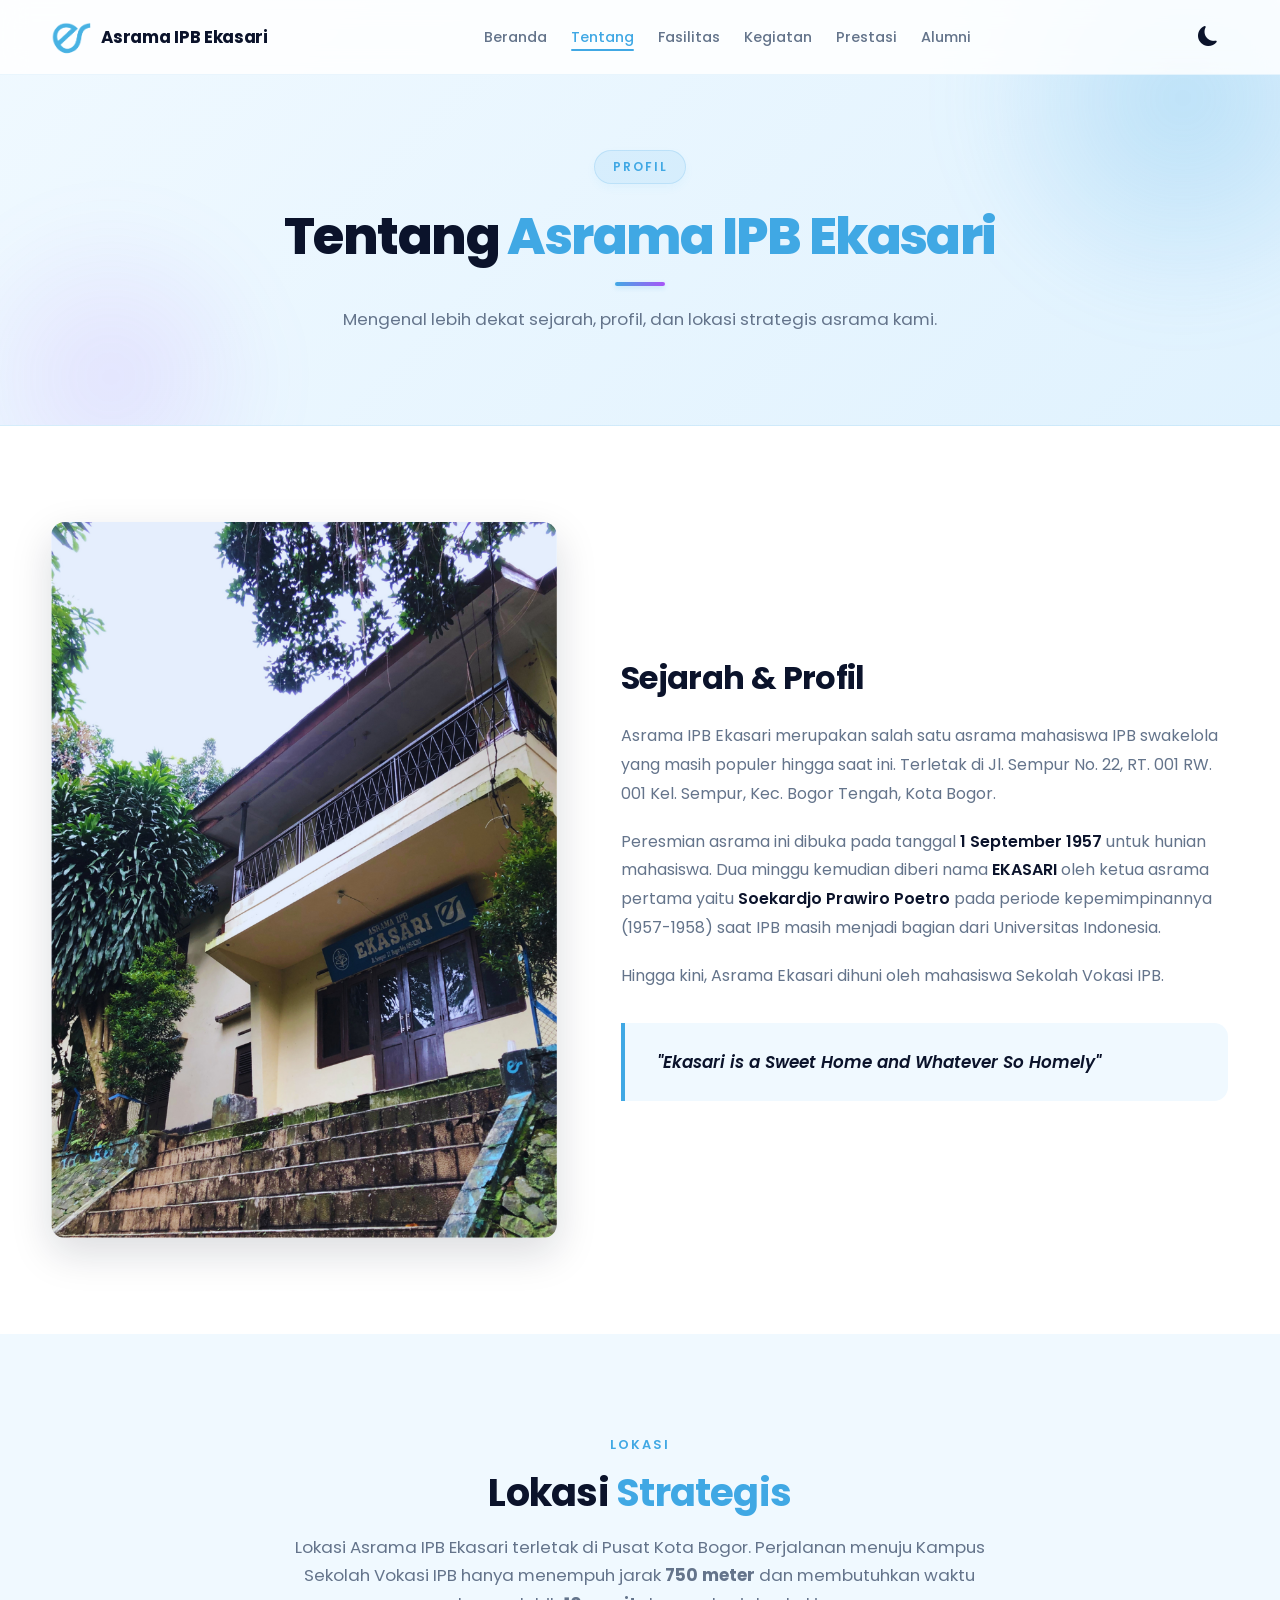
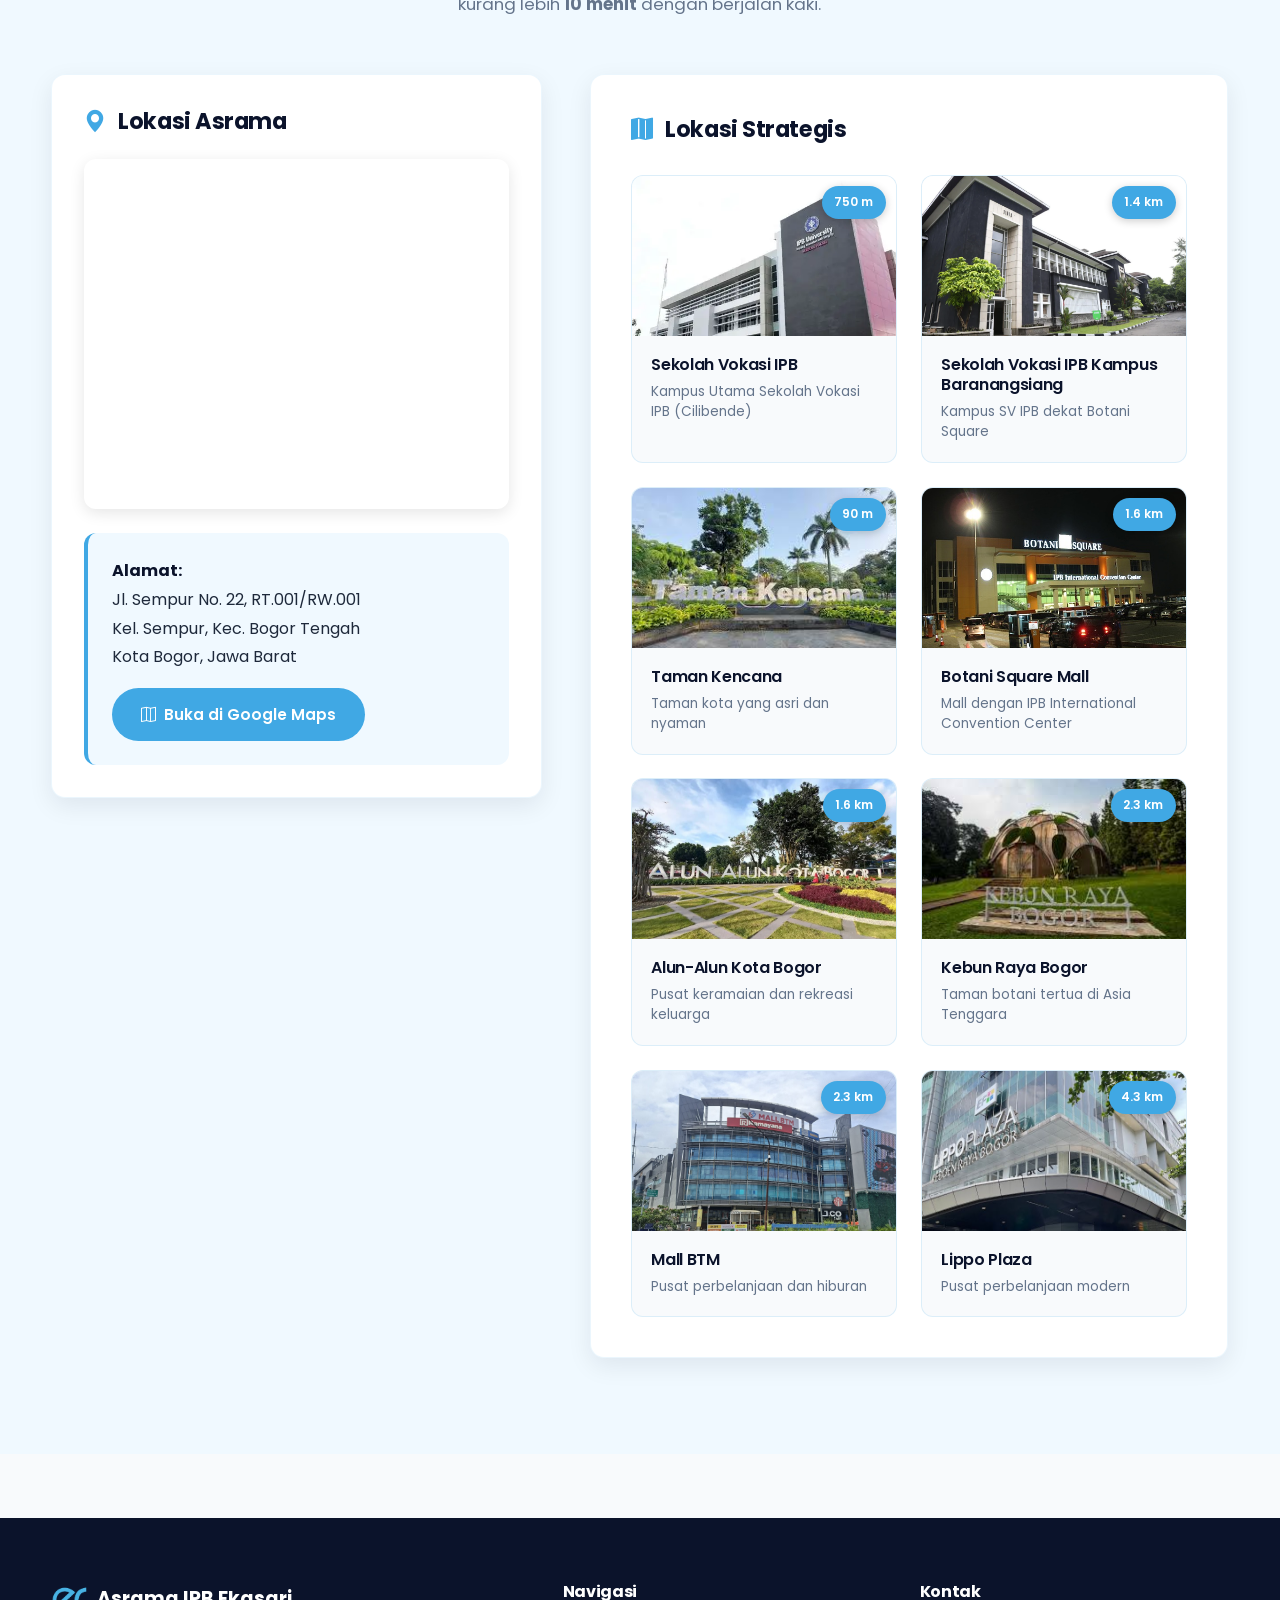
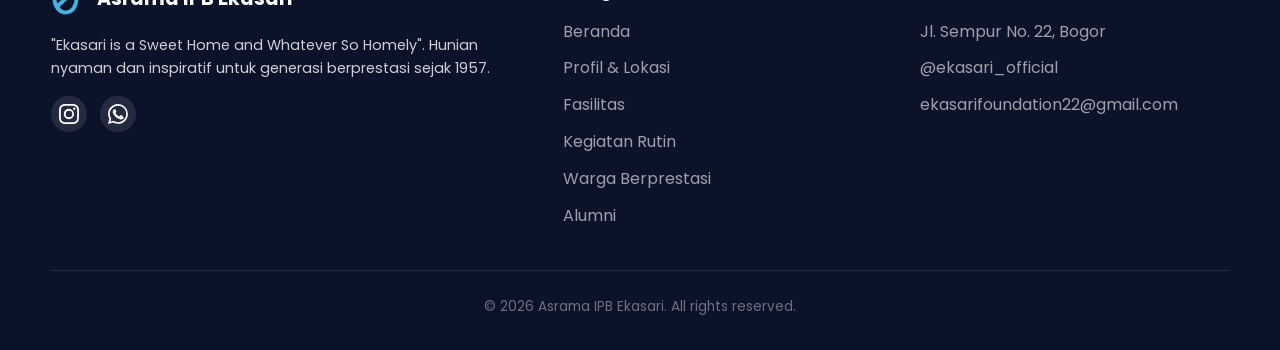
<file: tentang.html>
<!DOCTYPE html>
<html lang="id">

<head>
  <meta charset="UTF-8">
  <meta name="viewport" content="width=device-width, initial-scale=1.0">
  <link rel="icon" href="assets/images/logo-ekasari.png" type="image/png">
  <title>Tentang Asrama IPB Ekasari – Sejarah, Profil & Lokasi</title>
  <link rel="canonical" href="https://asramaekasari.com/tentang.html">
  <meta name="description"
    content="Mengenal sejarah, profil, dan lokasi strategis Asrama IPB Ekasari di pusat Kota Bogor. Hunian yang nyaman bagi mahasiswa Sekolah Vokasi IPB.">
  <meta name="keywords"
    content="asrama ipb ekasari, asrama bogor, asrama sv ipb, asrama mahasiswa, sekolah vokasi ipb, hunian mahasiswa bogor, kost dekat sv ipb">
  <meta name="author" content="Asrama IPB Ekasari">
  <meta name="robots" content="index, follow">

  <!-- Open Graph / Facebook -->
  <meta property="og:type" content="website">
  <meta property="og:url" content="https://asramaekasari.com/tentang.html">
  <meta property="og:title" content="Tentang Asrama IPB Ekasari – Sejarah, Profil & Lokasi">
  <meta property="og:description"
    content="Sejarah, profil, dan lokasi strategis Asrama IPB Ekasari di pusat Kota Bogor. Dekat dengan kampus Sekolah Vokasi IPB Cilibende & Baranangsiang.">
  <meta property="og:image" content="https://asramaekasari.com/assets/images/logo-ekasari.png">

  <!-- Twitter -->
  <meta property="twitter:card" content="summary_large_image">
  <meta property="twitter:url" content="https://asramaekasari.com/tentang.html">
  <meta property="twitter:title" content="Tentang Asrama IPB Ekasari – Sejarah, Profil & Lokasi">
  <meta property="twitter:description"
    content="Sejarah, profil, dan lokasi strategis Asrama IPB Ekasari di pusat Kota Bogor. Dekat dengan kampus Sekolah Vokasi IPB Cilibende & Baranangsiang.">
  <meta property="twitter:image" content="https://asramaekasari.com/assets/images/logo-ekasari.png">

  <link rel="stylesheet" href="css/style.css">
  <link rel="stylesheet" href="https://cdn.jsdelivr.net/npm/bootstrap-icons@1.11.3/font/bootstrap-icons.min.css">
  <!-- Google Fonts: preconnect untuk performa lebih cepat -->
  <link rel="preconnect" href="https://fonts.googleapis.com">
  <link rel="preconnect" href="https://fonts.gstatic.com" crossorigin>
  <link rel="stylesheet" href="https://fonts.googleapis.com/css2?family=Poppins:wght@300;400;500;600;700&display=swap" media="print" onload="this.media='all'">
  <noscript><link rel="stylesheet" href="https://fonts.googleapis.com/css2?family=Poppins:wght@300;400;500;600;700&display=swap"></noscript>

  <!-- JSON-LD: BreadcrumbList -->
  <script type="application/ld+json">
  {
    "@context": "https://schema.org",
    "@type": "BreadcrumbList",
    "itemListElement": [
      {"@type": "ListItem", "position": 1, "name": "Beranda", "item": "https://asramaekasari.com/"},
      {"@type": "ListItem", "position": 2, "name": "Tentang", "item": "https://asramaekasari.com/tentang.html"}
    ]
  }
  </script>
</head>

<body>
  <script>
    (function() {
      const savedTheme = localStorage.getItem('theme');
      const prefersDark = window.matchMedia && window.matchMedia('(prefers-color-scheme: dark)').matches;
      if (savedTheme === 'dark' || (!savedTheme && prefersDark)) {
        document.body.classList.add('dark-theme');
      }
    })();
  </script>

  <!-- BACKGROUND GLOWS -->
  <div class="bg-glow-1"></div>
  <div class="bg-glow-2"></div>

  <!-- NAVBAR -->
  <nav id="navbar">
    <div class="container nav-inner">
      <a href="/" class="logo">
        <img src="assets/images/logo-ekasari.png" alt="Logo Asrama IPB Ekasari">
        <span>Asrama IPB Ekasari</span>
      </a>
      <ul class="nav-links">
        <li><a href="/">Beranda</a></li>
        <li><a href="tentang.html" class="active">Tentang</a></li>
        <li><a href="fasilitas.html">Fasilitas</a></li>
        <li><a href="kegiatan.html">Kegiatan</a></li>
        <li><a href="prestasi.html">Prestasi</a></li>
        <li><a href="alumni.html">Alumni</a></li>
      </ul>
      <div class="nav-actions">
        <button id="theme-toggle" class="theme-toggle-btn" aria-label="Ubah Tema">
          <i class="bi bi-moon-fill"></i>
        </button>
        <button class="nav-toggle">☰</button>
      </div>
    </div>
  </nav>

  <!-- PAGE HEADER -->
  <div class="page-header">
    <div class="container">
      <span class="section-label reveal reveal-up" style="--delay: 0.1s;">Profil</span>
      <h1 class="reveal reveal-up" style="--delay: 0.2s;">Tentang <span class="text-sky">Asrama IPB Ekasari</span></h1>
      <p class="reveal reveal-up" style="--delay: 0.3s;">Mengenal lebih dekat sejarah, profil, dan lokasi strategis asrama kami.</p>
    </div>
  </div>

  <!-- SEJARAH & PROFIL SECTION -->
  <section class="section about-section">
    <div class="container">
      <div class="about-grid">
        <div class="about-img reveal reveal-left">
          <img src="assets/images/Asrama Tampak Depan 1 1.png" alt="Foto gedung Asrama IPB Ekasari tampak depan" loading="lazy">
        </div>
        <div class="about-content reveal reveal-right">
          <h2>Sejarah & Profil</h2>
          <p>Asrama IPB Ekasari merupakan salah satu asrama mahasiswa IPB swakelola yang masih populer hingga saat ini.
            Terletak di Jl. Sempur No. 22, RT. 001 RW. 001 Kel. Sempur, Kec. Bogor Tengah, Kota Bogor.</p>
          <p>Peresmian asrama ini dibuka pada tanggal <strong>1 September 1957</strong> untuk hunian mahasiswa. Dua
            minggu kemudian diberi nama <strong>EKASARI</strong> oleh ketua asrama pertama yaitu <strong>Soekardjo
              Prawiro Poetro</strong> pada periode kepemimpinannya (1957-1958) saat IPB masih menjadi bagian dari
            Universitas Indonesia.</p>
          <p>Hingga kini, Asrama Ekasari dihuni oleh mahasiswa Sekolah Vokasi IPB.</p>
          <div class="highlight-box">
            <p>"Ekasari is a Sweet Home and Whatever So Homely"</p>
          </div>
        </div>
      </div>
    </div>
  </section>

  <!-- LOKASI STRATEGIS SECTION -->
  <section class="section location-section bg-light">
    <div class="container">
      <div class="section-header reveal reveal-up">
        <span class="section-label">Lokasi</span>
        <h2>Lokasi <span class="text-sky">Strategis</span></h2>
        <p>Lokasi Asrama IPB Ekasari terletak di Pusat Kota Bogor. Perjalanan menuju Kampus Sekolah Vokasi IPB hanya
          menempuh jarak <strong>750 meter</strong> dan membutuhkan waktu kurang lebih <strong>10 menit</strong> dengan
          berjalan kaki.</p>
      </div>

      <div class="location-grid">
        <!-- Google Maps Embed -->
        <div class="map-card reveal reveal-left">
          <h3><i class="bi bi-geo-alt-fill text-sky"></i> Lokasi Asrama</h3>
          <div class="map-container">
            <iframe
               src="https://maps.google.com/maps?q=Asrama%20IPB%20Ekasari%20Sempur%20Bogor&t=&z=17&ie=UTF8&iwloc=&output=embed"
              width="100%" height="350" style="border:0; border-radius: 12px;" allowfullscreen="" loading="lazy"
              referrerpolicy="no-referrer-when-downgrade">
            </iframe>
          </div>
          <div class="map-address">
            <p><strong>Alamat:</strong><br>Jl. Sempur No. 22, RT.001/RW.001<br>Kel. Sempur, Kec. Bogor Tengah<br>Kota
              Bogor, Jawa Barat</p>
            <a href="https://ipb.link/lokasi-asrama-ipb-ekasari-2026" target="_blank" class="btn-map">
              <i class="bi bi-map"></i> Buka di Google Maps
            </a>
          </div>
        </div>

        <!-- Lokasi Strategis -->
        <div class="places-wrapper reveal reveal-right">
          <h3 class="places-title"><i class="bi bi-map-fill text-sky"></i> Lokasi Strategis</h3>
          <div class="recreation-grid">
            <div class="recreation-card reveal reveal-up" style="--delay: 0.1s;">
              <div class="recreation-img">
                <img src="assets/images/sekolah-vokasi.webp" alt="Gedung Kampus Sekolah Vokasi IPB Cilibende">
                <div class="recreation-badge">750 m</div>
              </div>
              <div class="recreation-info">
                <h4>Sekolah Vokasi IPB</h4>
                <p>Kampus Utama Sekolah Vokasi IPB (Cilibende)</p>
              </div>
            </div>

            <div class="recreation-card reveal reveal-up" style="--delay: 0.15s;">
              <div class="recreation-img">
                <img src="assets/images/ssekolahvokasi-baranangsiang.webp"
                  alt="Gedung Kampus Sekolah Vokasi IPB Baranangsiang">
                <div class="recreation-badge">1.4 km</div>
              </div>
              <div class="recreation-info">
                <h4>Sekolah Vokasi IPB Kampus Baranangsiang</h4>
                <p>Kampus SV IPB dekat Botani Square</p>
              </div>
            </div>

            <div class="recreation-card reveal reveal-up" style="--delay: 0.2s;">
              <div class="recreation-img">
                <img src="assets/images/taman-kencana.jpg" alt="Taman Kencana Bogor">
                <div class="recreation-badge">90 m</div>
              </div>
              <div class="recreation-info">
                <h4>Taman Kencana</h4>
                <p>Taman kota yang asri dan nyaman</p>
              </div>
            </div>

            <div class="recreation-card reveal reveal-up" style="--delay: 0.25s;">
              <div class="recreation-img">
                <img src="assets/images/botani.jpg" alt="Botani Square Mall">
                <div class="recreation-badge">1.6 km</div>
              </div>
              <div class="recreation-info">
                <h4>Botani Square Mall</h4>
                <p>Mall dengan IPB International Convention Center</p>
              </div>
            </div>

            <div class="recreation-card reveal reveal-up" style="--delay: 0.3s;">
              <div class="recreation-img">
                <img src="assets/images/alun.jpg" alt="Alun-Alun Kota Bogor">
                <div class="recreation-badge">1.6 km</div>
              </div>
              <div class="recreation-info">
                <h4>Alun-Alun Kota Bogor</h4>
                <p>Pusat keramaian dan rekreasi keluarga</p>
              </div>
            </div>

            <div class="recreation-card reveal reveal-up" style="--delay: 0.35s;">
              <div class="recreation-img">
                <img src="assets/images/kebun-raya.jpg" alt="Kebun Raya Bogor">
                <div class="recreation-badge">2.3 km</div>
              </div>
              <div class="recreation-info">
                <h4>Kebun Raya Bogor</h4>
                <p>Taman botani tertua di Asia Tenggara</p>
              </div>
            </div>

            <div class="recreation-card reveal reveal-up" style="--delay: 0.4s;">
              <div class="recreation-img">
                <img src="assets/images/btm.jpg" alt="Mall BTM">
                <div class="recreation-badge">2.3 km</div>
              </div>
              <div class="recreation-info">
                <h4>Mall BTM</h4>
                <p>Pusat perbelanjaan dan hiburan</p>
              </div>
            </div>

            <div class="recreation-card reveal reveal-up" style="--delay: 0.45s;">
              <div class="recreation-img">
                <img src="assets/images/lipo.jpg" alt="Lippo Plaza Bogor">
                <div class="recreation-badge">4.3 km</div>
              </div>
              <div class="recreation-info">
                <h4>Lippo Plaza</h4>
                <p>Pusat perbelanjaan modern</p>
              </div>
            </div>
          </div>
        </div>
      </div>
    </div>
  </section>

  <!-- FOOTER -->
  <footer>
    <div class="container">
      <div class="footer-grid">
        <div>
          <div class="footer-brand">
            <img src="assets/images/logo-ekasari.png" alt="Logo Asrama IPB Ekasari" loading="lazy">
            Asrama IPB Ekasari
          </div>
          <p>"Ekasari is a Sweet Home and Whatever So Homely". Hunian nyaman dan inspiratif untuk generasi berprestasi
            sejak 1957.</p>
          <div class="socials">
            <a href="https://instagram.com/ekasari_official" target="_blank" title="Instagram Asrama Ekasari">
              <svg xmlns="http://www.w3.org/2000/svg" width="20" height="20" fill="currentColor" viewBox="0 0 16 16">
                <path
                  d="M8 0C5.829 0 5.556.01 4.703.048 3.85.088 3.269.222 2.76.42a3.9 3.9 0 0 0-1.417.923A3.9 3.9 0 0 0 .42 2.76C.222 3.268.087 3.85.048 4.7.01 5.555 0 5.827 0 8.001c0 2.172.01 2.444.048 3.297.04.852.174 1.433.372 1.942.205.526.478.972.923 1.417.444.445.89.719 1.416.923.51.198 1.09.333 1.942.372C5.555 15.99 5.827 16 8 16s2.444-.01 3.298-.048c.851-.04 1.434-.174 1.943-.372a3.9 3.9 0 0 0 1.416-.923c.445-.445.718-.891.923-1.417.197-.509.332-1.09.372-1.942C15.99 10.445 16 10.173 16 8s-.01-2.444-.048-3.298c-.04-.851-.175-1.433-.372-1.941a3.9 3.9 0 0 0-.923-1.417A3.9 3.9 0 0 0 13.24.42c-.51-.198-1.092-.333-1.943-.372C10.443.01 10.172 0 7.998 0zm-.717 1.442h.718c2.136 0 2.389.007 3.232.046.78.035 1.204.166 1.486.275.373.145.64.319.92.599s.453.546.598.92c.11.281.24.705.275 1.485.039.843.047 1.096.047 3.231s-.008 2.389-.047 3.232c-.035.78-.166 1.203-.275 1.485a2.5 2.5 0 0 1-.599.919c-.28.28-.546.453-.92.598-.28.11-.704.24-1.485.276-.843.038-1.096.047-3.232.047s-2.39-.009-3.233-.047c-.78-.036-1.203-.166-1.485-.276a2.5 2.5 0 0 1-.92-.598 2.5 2.5 0 0 1-.6-.92c-.109-.281-.24-.705-.275-1.485-.038-.843-.046-1.096-.046-3.233s.008-2.388.046-3.231c.036-.78.166-1.204.276-1.486.145-.373.319-.64.599-.92.28-.28.546-.453.92-.598.282-.11.705-.24 1.485-.276.738-.034 1.024-.044 2.515-.045zm4.988 1.328a.96.96 0 1 0 0 1.92.96.96 0 0 0 0-1.92m-4.27 1.122a4.109 4.109 0 1 0 0 8.217 4.109 4.109 0 0 0 0-8.217m0 1.441a2.667 2.667 0 1 1 0 5.334 2.667 2.667 0 0 1 0-5.334" />
              </svg>
            </a>
            <a href="https://wa.me/6285624373623" target="_blank" title="WhatsApp Pengelola Asrama">
              <svg xmlns="http://www.w3.org/2000/svg" width="20" height="20" fill="currentColor" viewBox="0 0 16 16">
                <path
                  d="M13.601 2.326A7.85 7.85 0 0 0 7.994 0C3.627 0 .068 3.558.064 7.926c0 1.399.366 2.76 1.057 3.965L0 16l4.204-1.102a7.9 7.9 0 0 0 3.79.977h.004c4.368 0 7.926-3.559 7.93-7.93a7.9 7.9 0 0 0-2.327-5.615ZM7.994 14.521a6.6 6.6 0 0 1-3.356-.92l-.24-.144-2.494.654.666-2.433-.156-.251a6.56 6.56 0 0 1-1.007-3.505c0-3.626 2.957-6.584 6.591-6.584a6.56 6.56 0 0 1 4.66 1.931 6.56 6.56 0 0 1 1.928 4.66c-.004 3.639-2.961 6.592-6.592 6.592m3.69-4.98c-.202-.101-1.202-.594-1.392-.661-.18-.067-.312-.101-.443.1-.13.2-.507.64-.622.776-.115.137-.23.151-.432.05-.203-.102-.855-.315-1.63-1.003-.603-.538-1.01-1.204-1.128-1.405-.117-.201-.012-.31.09-.41.09-.09.202-.236.3-.354.1-.117.133-.2.2-.331.066-.134.034-.251-.017-.352-.05-.101-.443-1.066-.607-1.46-.16-.388-.32-.335-.443-.341-.122-.006-.262-.006-.402-.006a.8.8 0 0 0-.58.271c-.2.22-.763.747-.763 1.82s.78 2.124.89 2.27c.111.148 1.53 2.336 3.707 3.28.518.224.924.359 1.24.46.52.166.993.143 1.368.087.417-.063 1.202-.492 1.372-.942.17-.45.17-.837.12-.921-.05-.084-.18-.137-.382-.238" />
              </svg>
            </a>
          </div>
        </div>
        <div>
          <h4>Navigasi</h4>
          <ul>
            <li><a href="/">Beranda</a></li>
            <li><a href="tentang.html">Profil &amp; Lokasi</a></li>
            <li><a href="fasilitas.html">Fasilitas</a></li>
            <li><a href="kegiatan.html">Kegiatan Rutin</a></li>
            <li><a href="prestasi.html">Warga Berprestasi</a></li>
            <li><a href="alumni.html">Alumni</a></li>
          </ul>
        </div>
        <div>
          <h4>Kontak</h4>
          <ul>
            <li><a href="https://maps.google.com/?q=Asrama%20IPB%20Ekasari%20Sempur%20Bogor" target="_blank">Jl. Sempur No. 22, Bogor</a></li>
            <li><a href="https://instagram.com/ekasari_official" target="_blank">@ekasari_official</a></li>
            <li><a href="mailto:ekasarifoundation22@gmail.com">ekasarifoundation22@gmail.com</a></li>
          </ul>
        </div>
      </div>
      <div class="copyright">&copy; 2026 Asrama IPB Ekasari. All rights reserved.</div>
    </div>
  </footer>

  <script src="js/script.js"></script>
</body>

</html>
</file>
<file: css/style.css>
/* ============================================
   ASRAMA IPB EKASARI - PROFESSIONAL WEBSITE
   ============================================ */

/* --- Variables --- */
:root {
  --navy: #0B132B;
  --navy-light: #1C2541;
  --sky: #40A8E4;
  --sky-soft: #BAE6FD;
  --sky-pale: #F0F9FF;
  --gold: #C59D2C;
  --bg: #F8FAFC;
  --surface: #FFFFFF;
  --surface-alt: #F1F5F9;
  --text: #1E293B;
  --text-muted: #64748B;
  --radius: 14px;
  --shadow: 0 4px 24px rgba(11, 19, 43, 0.06);
  --transition: all 0.3s cubic-bezier(0.4, 0, 0.2, 1);
  --footer-bg: #0B132B;
}

body.dark-theme {
  --bg: #0B132B;
  --surface: #1C2541;
  --surface-alt: #131E3D;
  --text: #F8FAFC;
  --text-muted: #94A3B8;
  --navy: #FFFFFF;
  --navy-light: #F0F9FF;
  --sky-pale: #1E293B;
  --sky-soft: #334155;
  --shadow: 0 8px 32px rgba(0, 0, 0, 0.35);
  --footer-bg: #070A13;
}

/* --- Reset --- */
* {
  margin: 0;
  padding: 0;
  box-sizing: border-box;
}

html {
  scroll-behavior: smooth;
  scroll-padding-top: 90px;
}

body {
  font-family: "Poppins", sans-serif;
  background: var(--bg);
  color: var(--text);
  line-height: 1.7;
  overflow-x: hidden;
  -webkit-font-smoothing: antialiased;
}

/* --- Typography --- */
h1, h2, h3, h4 {
  font-weight: 700;
  letter-spacing: -0.02em;
  line-height: 1.25;
  color: var(--navy);
}

h1 { font-size: clamp(2rem, 4.5vw, 3.2rem); }
h2 { font-size: clamp(1.8rem, 3.5vw, 2.4rem); }
h3 { font-size: 1.4rem; }
p { font-weight: 400; }
.text-sky { color: var(--sky); }
.text-gold { color: var(--gold); }
.container { width: 92%; max-width: 1200px; margin: 0 auto; }

/* --- Section Header --- */
.section-header { text-align: center; margin-bottom: 3rem; }
.section-label {
  display: block; text-align: center; font-size: 0.8rem; font-weight: 600;
  letter-spacing: 2px; text-transform: uppercase; color: var(--sky); margin-bottom: 0.5rem;
}

/* --- Reveal Animation --- */
.reveal {
  opacity: 0;
  transform: translateY(30px);
  transition: opacity var(--duration, 0.8s) cubic-bezier(0.16, 1, 0.3, 1),
              transform var(--duration, 0.8s) cubic-bezier(0.16, 1, 0.3, 1);
  transition-delay: var(--delay, 0s);
  will-change: transform, opacity;
}

.reveal-up {
  transform: translateY(40px);
}

.reveal-down {
  transform: translateY(-40px);
}

.reveal-left {
  transform: translateX(-40px);
}

.reveal-right {
  transform: translateX(40px);
}

.reveal-scale {
  transform: scale(0.92);
}

.reveal-fade {
  transform: none;
}

.reveal.active {
  opacity: 1;
  transform: translate(0, 0) scale(1);
}

/* ============================================
   NAVIGATION
   ============================================ */
nav {
  position: fixed; top: 0; left: 0; right: 0; padding: 1rem 0; z-index: 1000;
  background: rgba(255,255,255,0.85); backdrop-filter: blur(12px);
  border-bottom: 1px solid rgba(64,168,228,0.1);
  transition: var(--transition);
}
nav.scrolled { box-shadow: var(--shadow); padding: 0.7rem 0; }
.nav-inner { display: flex; justify-content: space-between; align-items: center; }
.logo { display: flex; align-items: center; gap: 10px; text-decoration: none; color: var(--navy); }
.logo img { width: 40px; height: 40px; object-fit: contain; }
.logo span { font-weight: 700; font-size: 1.05rem; letter-spacing: -0.3px; }
.nav-links { display: flex; gap: 1.5rem; list-style: none; }
.nav-links a { text-decoration: none; color: var(--text-muted); font-weight: 500; font-size: 0.9rem; position: relative; padding-bottom: 4px; }
.nav-links a:hover, .nav-links a.active { color: var(--sky); }
.nav-links a.active::after {
  content: ''; position: absolute; bottom: 0; left: 0; width: 100%; height: 2px;
  background: var(--sky); border-radius: 2px;
}
.nav-toggle { display: none; background: none; border: none; font-size: 1.5rem; cursor: pointer; color: var(--navy); }
@media(max-width: 768px) {
  .nav-links { display: none; position: absolute; top: 100%; left: 0; right: 0; background: var(--surface); flex-direction: column; padding: 1rem; box-shadow: var(--shadow); border-radius: 0 0 var(--radius) var(--radius); }
  .nav-toggle { display: block; }
  .nav-links.open { display: flex; }
}

/* ============================================
   HERO / BANNER
   ============================================ */
.hero {
  min-height: 100vh;
  display: grid;
  grid-template-columns: 1.1fr 0.9fr;
  align-items: center;
  gap: 4rem;
  padding: 120px 0 80px;
  position: relative;
  overflow: hidden;
}
.hero-bg { position: absolute; inset: 0; z-index: -1; }
.hero-bg img { width: 100%; height: 100%; object-fit: cover; filter: brightness(0.9) contrast(1.05); }
/* Overlay halus - kiri lebih gelap agar teks terbaca */
.hero-bg::after {
  content: ''; position: absolute; inset: 0;
  background: linear-gradient(90deg,
    rgba(248,250,252,0.82) 0%,
    rgba(248,250,252,0.50) 55%,
    rgba(248,250,252,0.10) 100%
  );
}
.hero-content { padding: 2rem 0; position: relative; z-index: 2; }
.hero-badge {
  display: inline-flex; align-items: center; gap: 8px;
  background: var(--sky-pale); border: 1px solid var(--sky-soft);
  color: var(--navy); padding: 0.5rem 1rem; border-radius: 50px;
  font-size: 0.8rem; font-weight: 600; margin-bottom: 1.5rem;
}
.hero h1 { margin-bottom: 1rem; }
.hero h1 span { color: var(--sky); }
.hero-tagline { font-style: italic; color: var(--text-muted); font-size: 1.15rem; margin-bottom: 1.5rem; font-weight: 500; }
.hero-desc { max-width: 520px; color: var(--text-muted); margin-bottom: 2.5rem; }
.hero-actions { display: flex; gap: 1rem; flex-wrap: wrap; }
.btn {
  display: inline-flex; align-items: center; gap: 8px; padding: 0.85rem 1.8rem;
  border-radius: 50px; font-weight: 600; text-decoration: none;
  transition: var(--transition); border: none; cursor: pointer; font-size: 0.95rem;
}
.btn-primary { background: var(--sky); color: white; box-shadow: 0 4px 16px rgba(64,168,228,0.3); }
.btn-primary:hover { transform: translateY(-2px); box-shadow: 0 8px 24px rgba(64,168,228,0.4); }
.btn-outline { background: transparent; color: var(--navy); border: 1.5px solid var(--navy-light); }
.btn-outline:hover { background: var(--navy); color: white; }
.hero-stats { display: flex; gap: 2rem; margin-top: 3rem; flex-wrap: wrap; }
.stat { text-align: center; }
.stat h3 { font-size: 2rem; color: var(--sky); margin: 0; }
.stat p { color: var(--text-muted); font-size: 0.85rem; margin: 0.2rem 0 0; }
.hero-visual { height: 100%; display: flex; align-items: center; justify-content: center; }
.hero-visual img { width: 100%; max-width: 480px; border-radius: var(--radius); box-shadow: 0 12px 32px rgba(0,0,0,0.12); }
@media(max-width: 900px) {
  .hero { grid-template-columns: 1fr; text-align: center; }
  .hero-bg::after { background: linear-gradient(180deg, rgba(248,250,252,0.85) 0%, rgba(248,250,252,0.60) 70%, rgba(248,250,252,0.15) 100%); }
  .hero-actions, .hero-stats { justify-content: center; }
  .hero-visual { display: none; }
}

/* ============================================
   HIGHLIGHTS & EXPLORE (BERANDA)
   ============================================ */
.highlights { background: var(--sky-pale); padding: 5rem 0; }
.highlights h2 { text-align: center; margin-bottom: 3rem; }
.highlight-grid { display: grid; grid-template-columns: repeat(auto-fit, minmax(300px, 1fr)); gap: 1.5rem; }
.highlight-card {
  background: var(--surface); border-radius: var(--radius); padding: 2rem; text-align: center;
  border: 1px solid rgba(64,168,228,0.1); transition: var(--transition);
}
.highlight-card:hover { transform: translateY(-4px); box-shadow: 0 8px 28px rgba(64,168,228,0.12); }
.highlight-icon {
  width: 60px; height: 60px; background: linear-gradient(135deg, var(--sky), #2196F3);
  border-radius: 16px; display: flex; align-items: center; justify-content: center;
  color: white; font-size: 1.6rem; margin: 0 auto 1.2rem;
}
.highlight-card h3 { font-size: 1.15rem; margin-bottom: 0.5rem; }
.highlight-card p { color: var(--text-muted); font-size: 0.9rem; }

.explore-section { padding: 5rem 0; }
.explore-section h2 { text-align: center; margin-bottom: 3rem; }
.explore-grid { display: grid; grid-template-columns: repeat(auto-fit, minmax(250px, 1fr)); gap: 1.5rem; }
.explore-card {
  position: relative; background: var(--surface); border-radius: var(--radius);
  overflow: hidden; border: 1px solid rgba(64,168,228,0.1);
  transition: var(--transition); text-decoration: none; color: inherit; display: block;
}
.explore-card:hover { transform: translateY(-4px); box-shadow: 0 8px 28px rgba(64,168,228,0.15); }
.explore-card-header { height: 120px; background: linear-gradient(135deg, var(--sky), var(--navy)); display: flex; align-items: center; justify-content: center; font-size: 2.5rem; color: white; }
.explore-card-body { padding: 1.5rem; }
.explore-card-body h3 { font-size: 1.15rem; margin-bottom: 0.4rem; }
.explore-card-body p { color: var(--text-muted); font-size: 0.9rem; }
.explore-arrow { position: absolute; top: 1rem; right: 1rem; background: rgba(255,255,255,0.2); width: 32px; height: 32px; border-radius: 50%; display: flex; align-items: center; justify-content: center; color: white; font-size: 0.9rem; }

/* ============================================
   PAGE HEADER (See main definition at line 815)
   ============================================ */

/* ============================================
   SLIDER - KARTU GESER KIRI KANAN
   ============================================ */
.slider-wrapper { position: relative; padding: 0 3rem; }
.slider-container {
  display: flex; gap: 1.5rem; overflow-x: auto; scroll-behavior: smooth;
  scroll-snap-type: x mandatory; scrollbar-width: none; padding: 1rem 0.5rem 2rem;
}
.slider-container::-webkit-scrollbar { display: none; }
.slider-btn {
  position: absolute; top: 50%; transform: translateY(-50%); width: 48px; height: 48px;
  border-radius: 50%; background: var(--sky); color: white; border: none; cursor: pointer;
  display: flex; align-items: center; justify-content: center; font-size: 1.2rem; z-index: 10;
  transition: var(--transition); box-shadow: 0 4px 16px rgba(64,168,228,0.35);
}
.slider-btn:hover { background: var(--navy); transform: translateY(-50%) scale(1.1); }
.slider-btn-left { left: -0.5rem; }
.slider-btn-right { right: -0.5rem; }
@media(max-width: 768px) {
  .slider-wrapper { padding: 0 1.5rem; }
  .slider-btn { width: 40px; height: 40px; font-size: 1rem; }
}

/* --- SLIDER CARD: FASILITAS --- */
.facility-slide {
  flex: 0 0 280px; scroll-snap-align: start; background: var(--surface);
  border-radius: var(--radius); padding: 2rem 1.5rem; text-align: center;
  border: 1px solid rgba(64,168,228,0.08); transition: var(--transition);
}
.facility-slide:hover { transform: translateY(-4px); box-shadow: 0 8px 28px rgba(64,168,228,0.12); border-color: rgba(64,168,228,0.2); }
.facility-icon {
  width: 60px; height: 60px; background: var(--sky-pale); border-radius: 12px;
  display: flex; align-items: center; justify-content: center;
  color: var(--sky); font-size: 1.5rem; margin: 0 auto 1rem;
}
.facility-slide h3 { margin-bottom: 0.5rem; font-size: 1.2rem; }
.facility-slide p { color: var(--text-muted); font-size: 0.9rem; }

/* --- SLIDER CARD: KEGIATAN --- */
.kegiatan-slide {
  flex: 0 0 260px; scroll-snap-align: start; background: var(--surface);
  border-radius: var(--radius); padding: 2rem 1.5rem; text-align: center;
  border: 1px solid rgba(64,168,228,0.08); transition: var(--transition); position: relative; overflow: hidden;
}
.kegiatan-slide::before { content: ''; position: absolute; top: 0; left: 0; right: 0; height: 4px; background: linear-gradient(90deg, var(--sky), var(--gold)); }
.kegiatan-slide:hover { transform: translateY(-4px); box-shadow: 0 8px 28px rgba(64,168,228,0.12); }
.kegiatan-icon { width: 60px; height: 60px; background: var(--sky-pale); border-radius: 16px; display: flex; align-items: center; justify-content: center; color: var(--sky); font-size: 1.5rem; margin: 0 auto 1rem; }
.kegiatan-slide h3 { font-size: 1.1rem; margin-bottom: 0.5rem; }
.kegiatan-slide p { color: var(--text-muted); font-size: 0.85rem; }

/* --- SLIDER CARD: PRESTASI --- */
.prestasi-slide {
  flex: 0 0 320px; scroll-snap-align: start; background: var(--surface);
  border-radius: var(--radius); overflow: hidden; border: 1px solid rgba(64,168,228,0.08); transition: var(--transition);
}
.prestasi-slide:hover { transform: translateY(-4px); box-shadow: 0 8px 28px rgba(64,168,228,0.12); }
.prestasi-photo {
  height: 200px; background: linear-gradient(135deg, var(--sky-pale) 0%, #fff 100%);
  display: flex; align-items: flex-end; justify-content: center; overflow: hidden; position: relative;
}
.prestasi-photo img {
  width: 100%; height: 100%;
  object-fit: cover; object-position: center 15%;
  transform: scale(1.15);
  transition: transform 0.5s cubic-bezier(0.4, 0, 0.2, 1);
}
.prestasi-photo::after {
  content: '';
  position: absolute;
  inset: 0;
  background: linear-gradient(to bottom, rgba(0, 0, 0, 0) 50%, var(--surface) 100%);
  pointer-events: none;
  z-index: 1;
}
.prestasi-slide:hover .prestasi-photo img {
  transform: scale(1.22);
}
/* Transparent PNG photos: light mode uses sky-blue gradient, no blend mode needed */
.prestasi-photo.transparent {
  background: linear-gradient(180deg, #dbeeff 0%, #eef7ff 60%, #ffffff 100%);
  box-shadow: inset 0 -2px 12px rgba(64, 168, 228, 0.12);
}
.prestasi-photo.transparent img {
  object-fit: contain;
  padding: 4px 4px 0 4px;
  object-position: bottom center;
  transform: scale(1.0) !important;
  /* No mix-blend-mode needed — PNG transparency handles itself */
}
.prestasi-slide:hover .prestasi-photo.transparent img {
  transform: scale(1.05) !important;
}
.prestasi-avatar {
  width: 80px; height: 80px; background: linear-gradient(135deg, var(--sky), var(--navy));
  color: white; border-radius: 50%; display: flex; align-items: center; justify-content: center;
  font-weight: 700; font-size: 1.4rem;
}
.prestasi-body { padding: 1.5rem; }
.prestasi-body h3 { font-size: 1.1rem; margin-bottom: 0.2rem; }
.prestasi-body .program { color: var(--sky); font-size: 0.8rem; font-weight: 600; margin-bottom: 0.8rem; display: block; }
.prestasi-list { list-style: none; }
.prestasi-list li { display: flex; gap: 6px; margin-bottom: 6px; font-size: 0.85rem; color: var(--text-muted); line-height: 1.4; }
.prestasi-list li i { color: var(--gold); margin-top: 3px; flex-shrink: 0; font-size: 0.8rem; }

/* --- SLIDER CARD: ALUMNI --- */
.alumni-slide {
  flex: 0 0 300px; scroll-snap-align: start; background: var(--surface);
  border-radius: var(--radius); overflow: hidden;
  border: 1px solid rgba(64,168,228,0.08); transition: var(--transition);
}
.alumni-slide:hover { transform: translateY(-4px); box-shadow: 0 8px 28px rgba(64,168,228,0.12); }
.alumni-photo {
  height: 220px; background: linear-gradient(135deg, var(--sky-pale) 0%, #fff 100%);
  display: flex; align-items: flex-end; justify-content: center; overflow: hidden; position: relative;
}
.alumni-photo img { width: 100%; height: 100%; object-fit: cover; object-position: top center; }
.alumni-photo.contain img { object-fit: contain; padding: 10px; }
.alumni-body { padding: 1.5rem; text-align: center; }
.alumni-body h3 { font-size: 1.1rem; margin-bottom: 0.4rem; }
.alumni-body p { color: var(--text-muted); font-size: 0.85rem; line-height: 1.5; margin: 0; }

/* ============================================
   ABOUT / LOCATION
   ============================================ */
.about-grid { display: grid; grid-template-columns: 1fr 1.1fr; gap: 3.5rem; align-items: center; }
.about-img { position: relative; border-radius: var(--radius); overflow: hidden; box-shadow: var(--shadow); }
.about-img img { width: 100%; height: 100%; object-fit: cover; display: block; }
.about-year { position: absolute; bottom: -12px; right: -12px; background: var(--sky); color: white; padding: 0.8rem 1.2rem; border-radius: var(--radius); font-weight: 700; font-size: 1.8rem; box-shadow: 0 8px 20px rgba(64,168,228,0.3); }
.about-content h3 { margin-bottom: 1.2rem; }
.about-content p { color: var(--text-muted); margin-bottom: 1rem; }
.highlight-box { background: var(--sky-pale); border-left: 3px solid var(--sky); padding: 1rem 1.2rem; border-radius: 0 var(--radius) var(--radius) 0; margin: 1.5rem 0; }
.highlight-box p { margin: 0; font-weight: 500; color: var(--navy); font-style: italic; }
@media(max-width: 768px) { .about-grid { grid-template-columns: 1fr; gap: 2.5rem; } .about-year { right: 15px; bottom: 15px; } }

/* LOCATION / ADDRESS */
.location-grid { display: grid; grid-template-columns: 1fr 1fr; gap: 2.5rem; align-items: start; }
.address-card { background: var(--surface); padding: 2rem; border-radius: var(--radius); box-shadow: var(--shadow); border: 1px solid rgba(64,168,228,0.1); }
.address-card h3 { font-size: 1.4rem; margin-bottom: 0.8rem; }
.address-card p { color: var(--text-muted); margin-bottom: 1.5rem; line-height: 1.7; }
.btn-map { display: inline-flex; align-items: center; gap: 8px; background: var(--sky); color: white; padding: 0.7rem 1.4rem; border-radius: 50px; text-decoration: none; font-weight: 600; transition: var(--transition); font-size: 0.9rem; }
.btn-map:hover { transform: translateY(-2px); box-shadow: 0 6px 16px rgba(64,168,228,0.35); }
.place-list { display: grid; grid-template-columns: repeat(auto-fit, minmax(200px, 1fr)); gap: 1rem; }
.place-item { background: var(--surface); padding: 1rem; border-radius: var(--radius); display: flex; align-items: center; gap: 0.8rem; border: 1px solid rgba(64,168,228,0.1); }
.place-item i { color: var(--sky); font-size: 1.2rem; }
.place-item span { font-weight: 500; font-size: 0.9rem; }
.place-item small { display: block; color: var(--text-muted); font-size: 0.8rem; }
@media(max-width: 768px) { .location-grid { grid-template-columns: 1fr; } }

/* ============================================
   FOOTER - RAPI 3 KOLOM
   ============================================ */
footer { background: var(--footer-bg); color: rgba(255,255,255,0.8); padding: 4rem 0 2rem; margin-top: 4rem; }
.footer-grid { display: grid; grid-template-columns: 1.5fr 1fr 1fr; gap: 3rem; margin-bottom: 2rem; }
.footer-brand { color: white; font-weight: 700; font-size: 1.2rem; display: flex; align-items: center; gap: 10px; margin-bottom: 1rem; }
.footer-brand img { width: 36px; height: 36px; }
footer p { font-size: 0.9rem; line-height: 1.6; }
footer h4 { color: white; font-size: 1rem; margin-bottom: 1rem; }
footer ul { list-style: none; }
footer li { margin-bottom: 0.6rem; }
footer a { color: rgba(255,255,255,0.6); text-decoration: none; transition: 0.2s; }
footer a:hover { color: var(--sky); padding-left: 4px; }
.socials { display: flex; gap: 0.8rem; margin-top: 1rem; }
.socials a { width: 36px; height: 36px; background: rgba(255,255,255,0.1); border-radius: 50%; display: flex; align-items: center; justify-content: center; color: white; }
.socials a:hover { background: var(--sky); color: var(--navy); transform: translateY(-2px); }
.copyright { border-top: 1px solid rgba(255,255,255,0.1); padding-top: 1.5rem; text-align: center; color: rgba(255,255,255,0.4); font-size: 0.85rem; }
@media(max-width: 768px) { .footer-grid { grid-template-columns: 1fr; gap: 2rem; } }


/* ============================================
   EXPLORE CARDS (UPDATE)
   ============================================ */
.explore-card {
  position: relative;
  border-radius: var(--radius);
  overflow: hidden;
  transition: var(--transition);
  text-decoration: none;
  color: inherit;
  display: block;
  height: 220px;
  box-shadow: var(--shadow);
}
.explore-card:hover {
  transform: translateY(-5px);
  box-shadow: 0 12px 30px rgba(0,0,0,0.15);
}
.explore-card img {
  width: 100%;
  height: 100%;
  object-fit: cover;
  transition: transform 0.5s ease;
}
.explore-card:hover img {
  transform: scale(1.05);
}
.explore-overlay {
  position: absolute;
  inset: 0;
  background: linear-gradient(0deg, rgba(11,19,43,0.85) 0%, transparent 60%);
  display: flex;
  flex-direction: column;
  justify-content: flex-end;
  padding: 1.5rem;
}
.explore-overlay h3 {
  font-size: 1.15rem;
  margin-bottom: 0.2rem;
  color: white;
}
.explore-overlay p {
  color: rgba(255,255,255,0.8);
  font-size: 0.9rem;
  margin: 0;
}
.explore-arrow {
  position: absolute;
  top: 1rem;
  right: 1rem;
  color: white;
  font-size: 1.2rem;
  background: rgba(255,255,255,0.2);
  width: 32px;
  height: 32px;
  border-radius: 50%;
  display: flex;
  align-items: center;
  justify-content: center;
}

/* ============================================
   HERO / BANNER - DARK OVERLAY
   ============================================ */
.hero {
  min-height: 100vh;
  display: grid;
  grid-template-columns: 1.1fr 0.9fr;
  align-items: center;
  gap: 4rem;
  padding: 120px 0 80px;
  position: relative;
  overflow: hidden;
}
.hero-bg { position: absolute; inset: 0; z-index: -1; }
.hero-bg img { width: 100%; height: 100%; object-fit: cover; }
/* DARK OVERLAY - Hitam transparan */
.hero-bg::after {
  content: '';
  position: absolute;
  inset: 0;
  background: linear-gradient(90deg,
    rgba(11, 19, 43, 0.88) 0%,
    rgba(11, 19, 43, 0.70) 50%,
    rgba(11, 19, 43, 0.30) 100%
  );
}
.hero-content { padding: 2rem 0; position: relative; z-index: 2; }
.hero-badge {
  display: inline-flex;
  align-items: center;
  gap: 8px;
  background: rgba(64, 168, 228, 0.2);
  border: 1px solid rgba(64, 168, 228, 0.4);
  color: #fff;
  padding: 0.5rem 1rem;
  border-radius: 50px;
  font-size: 0.8rem;
  font-weight: 600;
  margin-bottom: 1.5rem;
  backdrop-filter: blur(4px);
}
.hero h1 { margin-bottom: 1rem; color: #fff; }
.hero h1 span { color: var(--sky); }
.hero-tagline {
  font-style: italic;
  color: rgba(255, 255, 255, 0.85);
  font-size: 1.15rem;
  margin-bottom: 1.5rem;
  font-weight: 500;
}
.hero-desc {
  max-width: 520px;
  color: rgba(255, 255, 255, 0.80);
  margin-bottom: 2.5rem;
}
.hero-actions { display: flex; gap: 1rem; flex-wrap: wrap; }
.btn {
  display: inline-flex;
  align-items: center;
  gap: 8px;
  padding: 0.85rem 1.8rem;
  border-radius: 50px;
  font-weight: 600;
  text-decoration: none;
  transition: var(--transition);
  border: none;
  cursor: pointer;
  font-size: 0.95rem;
}
.btn-primary {
  background: var(--sky);
  color: white;
  box-shadow: 0 4px 16px rgba(64, 168, 228, 0.3);
}
.btn-primary:hover {
  transform: translateY(-2px);
  box-shadow: 0 8px 24px rgba(64, 168, 228, 0.4);
}
.btn-outline {
  background: transparent;
  color: #fff;
  border: 1.5px solid rgba(255, 255, 255, 0.4);
}
.btn-outline:hover {
  background: #fff;
  color: var(--navy);
}
.hero-stats { display: flex; gap: 2rem; margin-top: 3rem; flex-wrap: wrap; }
.stat { text-align: center; }
.stat h3 { font-size: 2rem; color: var(--sky); margin: 0; }
.stat p { color: rgba(255, 255, 255, 0.7); font-size: 0.85rem; margin: 0.2rem 0 0; }
.hero-visual { height: 100%; display: flex; align-items: center; justify-content: center; }
.hero-visual img {
  width: 100%;
  max-width: 480px;
  border-radius: var(--radius);
  box-shadow: 0 12px 32px rgba(0, 0, 0, 0.3);
  border: 4px solid rgba(255, 255, 255, 0.1);
}
@media (max-width: 900px) {
  .hero { grid-template-columns: 1fr; text-align: center; }
  .hero-bg::after {
    background: rgba(11, 19, 43, 0.75);
  }
  .hero-actions, .hero-stats { justify-content: center; }
  .hero-visual { display: none; }
}

/* ============================================
   PENGUMUMAN / INFO & BERITA SECTION
   ============================================ */
.announcement-section {
  padding: 6rem 0 8rem;
  background: var(--sky-pale);
  position: relative;
  overflow: hidden;
}

body.dark-theme .announcement-section {
  background: var(--surface-alt);
}

.announcement-container,
.announcement-grid {
  display: flex;
  flex-direction: column;
  gap: 2.75rem;
  width: 100%;
}

/* --- BERITA UTAMA (FEATURED HERO CARD) --- */
.news-featured-card,
.main-card {
  display: grid;
  grid-template-columns: minmax(260px, 360px) 1fr;
  background: var(--surface);
  border-radius: 18px;
  overflow: hidden;
  box-shadow: 0 8px 24px rgba(11, 19, 43, 0.07);
  border: 1px solid rgba(0, 0, 0, 0.06);
  transition: transform 0.3s cubic-bezier(0.16, 1, 0.3, 1), box-shadow 0.3s ease, border-color 0.3s ease;
  width: 100%;
  min-height: 260px;
}

.news-featured-card:hover,
.main-card:hover {
  transform: translateY(-4px);
  box-shadow: 0 16px 36px rgba(11, 19, 43, 0.12);
  border-color: var(--sky);
}

body.dark-theme .news-featured-card,
body.dark-theme .main-card {
  background: var(--surface);
  border-color: rgba(64, 168, 228, 0.16);
  box-shadow: 0 10px 30px rgba(0, 0, 0, 0.3);
}

body.dark-theme .news-featured-card:hover,
body.dark-theme .main-card:hover {
  box-shadow: 0 16px 36px rgba(64, 168, 228, 0.25);
  border-color: var(--sky);
}

.news-featured-img-wrap,
.main-card > a:first-child {
  position: relative;
  width: 100%;
  height: 100%;
  min-height: 220px;
  overflow: hidden;
  background: rgba(64, 168, 228, 0.08);
  display: block;
  text-decoration: none;
}

.news-featured-img-wrap img,
.main-card img {
  width: 100%;
  height: 100%;
  object-fit: cover;
  display: block;
  transition: transform 0.6s cubic-bezier(0.16, 1, 0.3, 1);
}

.news-featured-card:hover .news-featured-img-wrap img,
.main-card:hover img {
  transform: scale(1.05);
}

.news-badge-overlay {
  position: absolute;
  top: 1rem;
  left: 1rem;
  z-index: 2;
}

.news-badge {
  display: inline-flex;
  align-items: center;
  gap: 6px;
  padding: 0.35rem 0.85rem;
  border-radius: 50px;
  font-size: 0.75rem;
  font-weight: 600;
  letter-spacing: 0.02em;
}

.main-badge {
  background: #dc3545;
  color: #ffffff;
  box-shadow: 0 4px 15px rgba(220, 53, 69, 0.35);
  border: 1px solid rgba(255, 255, 255, 0.25);
}

.news-featured-content,
.main-card-content {
  padding: 1.5rem 2rem;
  display: flex;
  flex-direction: column;
  justify-content: center;
}

.news-meta {
  display: flex;
  align-items: center;
  gap: 12px;
  font-size: 0.82rem;
  color: var(--text-muted);
  margin-bottom: 0.65rem;
}

.news-meta i {
  color: var(--sky);
}

.news-featured-title,
.main-card-content h3 {
  font-size: 1.35rem;
  font-weight: 700;
  line-height: 1.35;
  color: var(--navy);
  margin-bottom: 0.65rem;
  display: -webkit-box;
  -webkit-line-clamp: 2;
  -webkit-box-orient: vertical;
  overflow: hidden;
}

.news-featured-title a,
.main-card-content h3 a {
  color: inherit;
  text-decoration: none;
  transition: color 0.2s ease;
}

.news-featured-title a:hover,
.main-card-content h3 a:hover {
  color: var(--sky);
}

.news-featured-excerpt,
.main-card-content p {
  color: var(--text-muted);
  font-size: 0.9rem;
  line-height: 1.6;
  margin-bottom: 1.25rem;
  display: -webkit-box;
  -webkit-line-clamp: 2;
  -webkit-box-orient: vertical;
  overflow: hidden;
}

.news-featured-action {
  margin-top: auto;
}

/* Tombol Baca Selengkapnya - Kartu Utama */
.btn-read-more {
  display: inline-flex;
  align-items: center;
  gap: 7px;
  color: var(--sky);
  font-weight: 600;
  font-size: 0.88rem;
  text-decoration: none;
  transition: var(--transition);
  padding: 0.55rem 1.4rem;
  border-radius: 50px;
  background: rgba(64, 168, 228, 0.1);
  border: 1px solid rgba(64, 168, 228, 0.25);
  width: fit-content;
}

.btn-read-more:hover {
  background: var(--sky);
  color: white;
  border-color: var(--sky);
  transform: translateX(4px);
  box-shadow: 0 4px 15px rgba(64, 168, 228, 0.3);
}

body.dark-theme .btn-read-more {
  background: rgba(64, 168, 228, 0.15);
  border-color: rgba(64, 168, 228, 0.35);
  color: #BAE6FD;
}

body.dark-theme .btn-read-more:hover {
  background: var(--sky);
  color: #0B132B;
}

/* --- BERITA LAINNYA WRAPPER & GRID --- */
.news-other-wrapper {
  width: 100%;
}

.news-other-header {
  display: flex;
  align-items: flex-end;
  justify-content: space-between;
  margin-bottom: 2rem;
  padding-bottom: 0.9rem;
  border-bottom: 1px solid rgba(64, 168, 228, 0.18);
  gap: 1rem;
  flex-wrap: wrap;
}

.news-other-title-group h3 {
  font-size: 1.4rem;
  color: var(--navy);
  font-weight: 700;
  margin: 0.2rem 0 0;
}

.section-label-small {
  font-size: 0.75rem;
  font-weight: 700;
  text-transform: uppercase;
  letter-spacing: 0.12em;
  color: var(--sky);
}

.news-count-pill {
  font-size: 0.82rem;
  font-weight: 600;
  color: var(--sky);
  background: rgba(64, 168, 228, 0.1);
  border: 1px solid rgba(64, 168, 228, 0.2);
  padding: 0.35rem 0.9rem;
  border-radius: 50px;
  display: inline-flex;
  align-items: center;
  gap: 6px;
}

.news-grid {
  display: grid;
  grid-template-columns: repeat(auto-fill, minmax(320px, 1fr));
  gap: 2rem;
}

/* --- INDIVIDUAL NEWS CARD (BERITA LAINNYA) --- */
.news-card {
  background: var(--surface);
  border-radius: 20px;
  overflow: hidden;
  display: flex;
  flex-direction: column;
  border: 1px solid rgba(0, 0, 0, 0.06);
  box-shadow: 0 4px 18px rgba(0, 0, 0, 0.05);
  transition: transform 0.3s cubic-bezier(0.16, 1, 0.3, 1), box-shadow 0.3s ease, border-color 0.3s ease;
  height: 100%;
}

.news-card:hover {
  transform: translateY(-6px);
  box-shadow: 0 16px 36px rgba(11, 19, 43, 0.12);
  border-color: var(--sky);
}

body.dark-theme .news-card {
  background: var(--surface);
  border-color: rgba(64, 168, 228, 0.12);
  box-shadow: 0 4px 18px rgba(0, 0, 0, 0.25);
}

body.dark-theme .news-card:hover {
  box-shadow: 0 16px 36px rgba(64, 168, 228, 0.3);
  border-color: var(--sky);
}

.news-card-img-wrap {
  width: 100%;
  aspect-ratio: 16 / 9;
  overflow: hidden;
  position: relative;
  background: rgba(64, 168, 228, 0.08);
  display: block;
}

.news-card-img-wrap img {
  width: 100%;
  height: 100%;
  object-fit: cover;
  display: block;
  transition: transform 0.5s cubic-bezier(0.16, 1, 0.3, 1);
}

.news-card:hover .news-card-img-wrap img {
  transform: scale(1.06);
}

.news-card-body {
  padding: 1.6rem 1.6rem 1.4rem;
  display: flex;
  flex-direction: column;
  flex: 1;
}

.news-card-title {
  font-size: 1.12rem;
  color: var(--navy);
  font-weight: 700;
  line-height: 1.45;
  margin-bottom: 0.75rem;
  display: -webkit-box;
  -webkit-line-clamp: 2;
  -webkit-box-orient: vertical;
  overflow: hidden;
}

.news-card-title a {
  color: inherit;
  text-decoration: none;
  transition: color 0.2s ease;
}

.news-card-title a:hover {
  color: var(--sky);
}

.news-card-excerpt {
  color: var(--text-muted);
  font-size: 0.88rem;
  line-height: 1.62;
  margin-bottom: 1.3rem;
  display: -webkit-box;
  -webkit-line-clamp: 3;
  -webkit-box-orient: vertical;
  overflow: hidden;
}

.news-card-footer {
  margin-top: auto;
  padding-top: 1rem;
  border-top: 1px solid rgba(0, 0, 0, 0.05);
}

body.dark-theme .news-card-footer {
  border-top-color: rgba(255, 255, 255, 0.06);
}

/* Tombol Baca Selengkapnya - Kartu Kecil */
.btn-read-more-small {
  display: inline-flex;
  align-items: center;
  gap: 6px;
  color: var(--sky);
  font-weight: 600;
  font-size: 0.86rem;
  text-decoration: none;
  transition: var(--transition);
  padding: 0.35rem 0;
}

.btn-read-more-small:hover {
  color: var(--navy);
  transform: translateX(4px);
}

body.dark-theme .btn-read-more-small:hover {
  color: #ffffff;
}

/* Responsive Pengumuman */
@media (max-width: 960px) {
  .news-featured-card,
  .main-card {
    grid-template-columns: 1fr;
    max-height: none;
  }
  .news-featured-img-wrap,
  .main-card > a:first-child,
  .main-card img {
    height: 220px;
    min-height: 200px;
    aspect-ratio: 16 / 9;
  }
  .news-featured-content,
  .main-card-content {
    padding: 1.6rem 1.4rem;
  }
  .news-featured-title,
  .main-card-content h3 {
    font-size: 1.25rem;
  }
  .news-grid {
    grid-template-columns: repeat(auto-fill, minmax(280px, 1fr));
    gap: 1.5rem;
  }
}

@media (max-width: 600px) {
  .announcement-section {
    padding: 4.5rem 0 6rem;
  }
  .news-featured-content,
  .main-card-content {
    padding: 1.6rem 1.25rem;
  }
  .news-featured-title,
  .main-card-content h3 {
    font-size: 1.25rem;
  }
  .news-card-body {
    padding: 1.3rem 1.1rem;
  }
  .news-grid {
    grid-template-columns: 1fr;
  }
}

/* ============================================
   PAGE HEADER (PREMIUM DESIGN)
   ============================================ */
.page-header {
  background: linear-gradient(135deg, #F0F9FF 0%, #E0F2FE 100%);
  padding: 150px 0 90px;
  text-align: center;
  position: relative;
  overflow: hidden;
  margin-bottom: 0;
  border-bottom: 1px solid rgba(64, 168, 228, 0.15);
}

/* Overlapping premium mesh glow */
.page-header::before {
  content: '';
  position: absolute;
  top: -30%;
  right: -10%;
  width: 450px;
  height: 450px;
  background: radial-gradient(circle, rgba(64, 168, 228, 0.25) 0%, transparent 70%);
  border-radius: 50%;
  filter: blur(30px);
  animation: floatShape 10s ease-in-out infinite;
  z-index: 1;
}

.page-header::after {
  content: '';
  position: absolute;
  bottom: -30%;
  left: -5%;
  width: 350px;
  height: 350px;
  background: radial-gradient(circle, rgba(168, 85, 247, 0.12) 0%, transparent 70%); /* Soft violet glow */
  border-radius: 50%;
  filter: blur(30px);
  animation: floatShape2 12s ease-in-out infinite;
  z-index: 1;
}

/* Container content must be on top of absolute blurs */
.page-header .container {
  position: relative;
  z-index: 2;
}

/* Beautiful modern badge for label */
.page-header .section-label {
  display: inline-block;
  background: rgba(64, 168, 228, 0.1);
  color: var(--sky);
  padding: 0.35rem 1.1rem;
  border-radius: 50px;
  font-size: 0.75rem;
  font-weight: 600;
  letter-spacing: 2px;
  text-transform: uppercase;
  margin-bottom: 1.25rem;
  border: 1px solid rgba(64, 168, 228, 0.18);
  box-shadow: 0 4px 10px rgba(64, 168, 228, 0.05);
}

.page-header h1 {
  margin-bottom: 1rem;
  font-size: clamp(2rem, 5vw, 3.2rem);
  font-weight: 800;
  letter-spacing: -0.03em;
  color: var(--navy);
}

/* Subtle accent line under heading */
.page-header h1::after {
  content: '';
  display: block;
  width: 50px;
  height: 4px;
  background: linear-gradient(90deg, var(--sky) 0%, #A855F7 100%); /* Blue to purple gradient line */
  border-radius: 10px;
  margin: 0.85rem auto 0;
  box-shadow: 0 2px 5px rgba(64, 168, 228, 0.2);
}

.page-header p {
  color: var(--text-muted);
  max-width: 620px;
  margin: 1.2rem auto 0;
  font-size: 1.05rem;
  line-height: 1.8;
}

@keyframes floatShape {
  0% { transform: translate(0, 0) scale(1); }
  50% { transform: translate(30px, -20px) scale(1.08); }
  100% { transform: translate(0, 0) scale(1); }
}

@keyframes floatShape2 {
  0% { transform: translate(0, 0) scale(1); }
  50% { transform: translate(-25px, 20px) scale(0.95); }
  100% { transform: translate(0, 0) scale(1); }
}

/* ============================================
   SECTIONS GENERAL
   ============================================ */
.section {
  padding: 5rem 0;
}

.section-header {
  text-align: center;
  margin-bottom: 3.5rem;
}

.section-header .section-label {
  display: inline-block;
  margin-bottom: 0.8rem;
  font-weight: 600;
  letter-spacing: 2px;
  text-transform: uppercase;
  color: var(--sky);
}

.section-header h2 {
  margin-bottom: 1rem;
  font-size: clamp(1.8rem, 4vw, 2.4rem);
}

.section-header p {
  color: var(--text-muted);
  max-width: 700px;
  margin: 0 auto;
  font-size: 1.05rem;
}

.bg-light {
  background: var(--sky-pale);
}

/* ============================================
   ABOUT SECTION (SEJARAH & PROFIL)
   ============================================ */
.about-section {
  background: var(--surface);
  padding: 6rem 0;
}

.about-grid {
  display: grid;
  grid-template-columns: 1fr 1.2fr;
  gap: 4rem;
  align-items: center;
}

.about-img {
  position: relative;
  border-radius: var(--radius);
  overflow: hidden;
  box-shadow: 0 15px 40px rgba(11, 19, 43, 0.15);
}

.about-img img {
  width: 100%;
  height: 100%;
  object-fit: cover;
  display: block;
  min-height: 400px;
}

.about-year {
  position: absolute;
  bottom: -20px;
  left: -20px;
  background: var(--sky);
  color: white;
  padding: 1rem 2rem;
  border-radius: var(--radius);
  font-weight: 700;
  font-size: 2rem;
  box-shadow: 0 8px 25px rgba(64, 168, 228, 0.4);
}

.about-content h2 {
  font-size: 2rem;
  margin-bottom: 1.5rem;
  color: var(--navy);
  font-weight: 700;
}

.about-content p {
  color: var(--text-muted);
  margin-bottom: 1.2rem;
  line-height: 1.8;
  font-size: 1rem;
}

.about-content strong {
  color: var(--navy);
  font-weight: 600;
}

.highlight-box {
  background: var(--sky-pale);
  border-left: 4px solid var(--sky);
  padding: 1.5rem 2rem;
  border-radius: 0 var(--radius) var(--radius) 0;
  margin: 2rem 0 0;
}

.highlight-box p {
  margin: 0;
  font-weight: 600;
  color: var(--navy);
  font-style: italic;
  font-size: 1.05rem;
}

/* ============================================
   LOCATION SECTION
   ============================================ */
.location-section {
  padding: 6rem 0;
  background: var(--sky-pale);
}

.location-grid {
  display: grid;
  grid-template-columns: 1fr 1.3fr;
  gap: 3rem;
  align-items: start;
}

.address-card {
  background: var(--surface);
  padding: 2.5rem;
  border-radius: var(--radius);
  box-shadow: 0 8px 25px rgba(11, 19, 43, 0.08);
  border: 1px solid rgba(64, 168, 228, 0.1);
}

.address-card h3 {
  font-size: 1.4rem;
  margin-bottom: 1.2rem;
  color: var(--navy);
  display: flex;
  align-items: center;
  gap: 0.8rem;
}

.address-card h3 i {
  color: var(--sky);
}

.address-card p {
  color: var(--text-muted);
  margin-bottom: 2rem;
  line-height: 1.8;
  font-size: 1rem;
}

.btn-map {
  display: inline-flex;
  align-items: center;
  gap: 8px;
  background: var(--sky);
  color: white;
  padding: 0.85rem 1.8rem;
  border-radius: 50px;
  text-decoration: none;
  font-weight: 600;
  transition: var(--transition);
  font-size: 0.95rem;
  border: none;
  cursor: pointer;
}

.btn-map:hover {
  background: var(--navy);
  transform: translateY(-2px);
  box-shadow: 0 8px 20px rgba(11, 19, 43, 0.2);
}

.places-wrapper {
  background: var(--surface);
  padding: 2.5rem;
  border-radius: var(--radius);
  box-shadow: 0 8px 25px rgba(11, 19, 43, 0.08);
  border: 1px solid rgba(64, 168, 228, 0.1);
}

.places-title {
  font-size: 1.4rem;
  margin-bottom: 2rem;
  color: var(--navy);
  display: flex;
  align-items: center;
  gap: 0.8rem;
}

.places-title i {
  color: var(--sky);
}

.place-list {
  display: grid;
  grid-template-columns: repeat(2, 1fr);
  gap: 1rem;
}

.place-item {
  background: var(--bg);
  padding: 1.2rem;
  border-radius: 12px;
  display: flex;
  align-items: center;
  gap: 1rem;
  border: 1px solid rgba(64, 168, 228, 0.15);
  transition: var(--transition);
}

.place-item:hover {
  border-color: var(--sky);
  transform: translateX(5px);
  box-shadow: 0 4px 12px rgba(64, 168, 228, 0.15);
}

.place-item i {
  color: var(--sky);
  font-size: 1.4rem;
  width: 40px;
  height: 40px;
  display: flex;
  align-items: center;
  justify-content: center;
  background: rgba(64, 168, 228, 0.1);
  border-radius: 10px;
}

.place-item div {
  flex: 1;
}

.place-item span {
  font-weight: 600;
  font-size: 0.95rem;
  color: var(--navy);
  display: block;
  margin-bottom: 0.2rem;
}

.place-item small {
  display: block;
  color: var(--text-muted);
  font-size: 0.85rem;
}

/* ============================================
   RESPONSIVE
   ============================================ */
@media (max-width: 900px) {
  .about-grid,
  .location-grid {
    grid-template-columns: 1fr;
    gap: 3rem;
  }

  .about-img {
    order: -1;
  }

  .about-year {
    bottom: 15px;
    left: 15px;
    font-size: 1.5rem;
    padding: 0.8rem 1.5rem;
  }

  .place-list {
    grid-template-columns: 1fr;
  }

  .page-header {
    padding: 120px 0 60px;
  }

  .section {
    padding: 4rem 0;
  }
}

@media (max-width: 480px) {
  .about-content h2 {
    font-size: 1.6rem;
  }

  .address-card,
  .places-wrapper {
    padding: 1.8rem;
  }

  .address-card h3,
  .places-title {
    font-size: 1.2rem;
  }

  .place-item {
    padding: 1rem;
  }
}

/* ============================================
   GOOGLE MAPS CARD
   ============================================ */
.map-card {
  background: var(--surface);
  padding: 2rem;
  border-radius: var(--radius);
  box-shadow: 0 8px 25px rgba(11, 19, 43, 0.08);
  border: 1px solid rgba(64, 168, 228, 0.1);
}

.map-card h3 {
  font-size: 1.4rem;
  margin-bottom: 1.5rem;
  color: var(--navy);
  display: flex;
  align-items: center;
  gap: 0.8rem;
}

.map-card h3 i {
  color: var(--sky);
}

.map-container {
  border-radius: 12px;
  overflow: hidden;
  margin-bottom: 1.5rem;
  box-shadow: 0 4px 15px rgba(0, 0, 0, 0.1);
}

.map-container iframe {
  width: 100%;
  height: 350px;
  display: block;
}

.map-address {
  background: var(--sky-pale);
  padding: 1.5rem;
  border-radius: 12px;
  border-left: 4px solid var(--sky);
}

.map-address p {
  margin-bottom: 1rem;
  color: var(--text);
  line-height: 1.8;
}

.map-address p strong {
  color: var(--navy);
}

/* ============================================
   RECREATION PLACES GRID
   ============================================ */
.places-wrapper {
  background: var(--surface);
  padding: 2.5rem;
  border-radius: var(--radius);
  box-shadow: 0 8px 25px rgba(11, 19, 43, 0.08);
  border: 1px solid rgba(64, 168, 228, 0.1);
}

.places-title {
  font-size: 1.4rem;
  margin-bottom: 2rem;
  color: var(--navy);
  display: flex;
  align-items: center;
  gap: 0.8rem;
}

.places-title i {
  color: var(--sky);
}

.recreation-grid {
  display: grid;
  grid-template-columns: repeat(auto-fit, minmax(250px, 1fr));
  gap: 1.5rem;
}

.recreation-card {
  background: var(--bg);
  border-radius: 12px;
  overflow: hidden;
  border: 1px solid rgba(64, 168, 228, 0.15);
  transition: var(--transition);
}

.recreation-card:hover {
  transform: translateY(-5px);
  box-shadow: 0 12px 30px rgba(64, 168, 228, 0.2);
  border-color: var(--sky);
}

.recreation-img {
  position: relative;
  height: 160px;
  overflow: hidden;
}

.recreation-img img {
  width: 100%;
  height: 100%;
  object-fit: cover;
  transition: transform 0.5s ease;
}

.recreation-card:hover .recreation-img img {
  transform: scale(1.1);
}

.recreation-badge {
  position: absolute;
  top: 10px;
  right: 10px;
  background: var(--sky);
  color: white;
  padding: 0.4rem 0.8rem;
  border-radius: 50px;
  font-size: 0.75rem;
  font-weight: 600;
  box-shadow: 0 2px 8px rgba(0, 0, 0, 0.2);
}

.recreation-info {
  padding: 1.2rem;
}

.recreation-info h4 {
  font-size: 1rem;
  margin-bottom: 0.4rem;
  color: var(--navy);
  font-weight: 600;
}

.recreation-info p {
  color: var(--text-muted);
  font-size: 0.85rem;
  line-height: 1.5;
  margin: 0;
}

/* Responsive untuk Recreation */
@media (max-width: 900px) {
  .location-grid {
    grid-template-columns: 1fr;
    gap: 2.5rem;
  }
  
  .recreation-grid {
    grid-template-columns: repeat(2, 1fr);
  }
}

@media (max-width: 480px) {
  .recreation-grid {
    grid-template-columns: 1fr;
  }
  
  .map-container iframe {
    height: 250px;
  }
}

/* ============================================
   FASILITAS SLIDER WITH FOCUS
   ============================================ */
.fasilitas-section {
  background: var(--bg);
  padding: 4rem 0 5rem;
}

.fasilitas-wrapper {
  max-width: 100%;
  padding: 0 2rem;
}

.fasilitas-container {
  display: flex;
  gap: 2rem;
  overflow-x: auto;
  scroll-behavior: smooth;
  scroll-snap-type: x mandatory;
  scrollbar-width: none;
  padding: 3rem 0;
  /* Center alignment */
  justify-content: flex-start;
}

.fasilitas-container::-webkit-scrollbar {
  display: none;
}

.fasilitas-card {
  flex: 0 0 350px;
  scroll-snap-align: center;
  background: var(--surface);
  border-radius: 20px;
  overflow: hidden;
  border: 2px solid rgba(64, 168, 228, 0.08);
  transition: all 0.5s cubic-bezier(0.4, 0, 0.2, 1);
  opacity: 0.6;
  transform: scale(0.88);
  filter: blur(2px);
  cursor: pointer;
}

.fasilitas-card.active-center {
  opacity: 1;
  transform: scale(1);
  filter: blur(0);
  border-color: var(--sky);
  box-shadow: 0 20px 50px rgba(64, 168, 228, 0.2);
  z-index: 2;
}

.fasilitas-card:hover:not(.active-center) {
  opacity: 0.8;
  transform: scale(0.92);
  filter: blur(1px);
}

.fasilitas-img {
  width: 100%;
  height: 220px;
  overflow: hidden;
  position: relative;
}

.fasilitas-img img {
  width: 100%;
  height: 100%;
  object-fit: cover;
  transition: transform 0.5s ease;
}

.fasilitas-card.active-center .fasilitas-img img {
  transform: scale(1.05);
}

.fasilitas-content {
  padding: 1.5rem;
  text-align: center;
}

.fasilitas-icon {
  width: 50px;
  height: 50px;
  background: var(--sky-pale);
  border-radius: 12px;
  display: flex;
  align-items: center;
  justify-content: center;
  color: var(--sky);
  font-size: 1.4rem;
  margin: 0 auto 1rem;
}

.fasilitas-content h3 {
  margin-bottom: 0.5rem;
  font-size: 1.2rem;
}

.fasilitas-content p {
  color: var(--text-muted);
  font-size: 0.9rem;
  line-height: 1.6;
}

/* Indikator Kartu */
.fasilitas-indicator {
  text-align: center;
  margin-top: 1rem;
  font-size: 0.9rem;
  color: var(--text-muted);
  font-weight: 600;
}

/* Responsive Fasilitas */
@media (max-width: 900px) {
  .fasilitas-card {
    flex: 0 0 300px;
  }
}

@media (max-width: 480px) {
  .fasilitas-card {
    flex: 0 0 280px;
  }
  
  .fasilitas-wrapper {
    padding: 0 1rem;
  }
}
/* ============================================
   FASILITAS SLIDER WITH FOCUS
   ============================================ */
.fasilitas-section {
  background: var(--bg);
  padding: 4rem 0 5rem;
}

.fasilitas-wrapper {
  max-width: 100%;
  padding: 0 2rem;
}

.fasilitas-container {
  display: flex;
  gap: 2rem;
  overflow-x: auto;
  scroll-behavior: smooth;
  scroll-snap-type: x mandatory;
  scrollbar-width: none;
  padding: 3rem 0;
  /* Center alignment */
  justify-content: flex-start;
}

.fasilitas-container::-webkit-scrollbar {
  display: none;
}

.fasilitas-card {
  flex: 0 0 350px;
  scroll-snap-align: center;
  background: var(--surface);
  border-radius: 20px;
  overflow: hidden;
  border: 2px solid rgba(64, 168, 228, 0.08);
  transition: all 0.5s cubic-bezier(0.4, 0, 0.2, 1);
  opacity: 0.6;
  transform: scale(0.88);
  filter: blur(2px);
  cursor: pointer;
}

.fasilitas-card.active-center {
  opacity: 1;
  transform: scale(1);
  filter: blur(0);
  border-color: var(--sky);
  box-shadow: 0 20px 50px rgba(64, 168, 228, 0.2);
  z-index: 2;
}

.fasilitas-card:hover:not(.active-center) {
  opacity: 0.8;
  transform: scale(0.92);
  filter: blur(1px);
}

.fasilitas-img {
  width: 100%;
  height: 220px;
  overflow: hidden;
  position: relative;
}

.fasilitas-img img {
  width: 100%;
  height: 100%;
  object-fit: cover;
  transition: transform 0.5s ease;
}

.fasilitas-card.active-center .fasilitas-img img {
  transform: scale(1.05);
}

.fasilitas-content {
  padding: 1.5rem;
  text-align: center;
}

.fasilitas-icon {
  width: 50px;
  height: 50px;
  background: var(--sky-pale);
  border-radius: 12px;
  display: flex;
  align-items: center;
  justify-content: center;
  color: var(--sky);
  font-size: 1.4rem;
  margin: 0 auto 1rem;
}

.fasilitas-content h3 {
  margin-bottom: 0.5rem;
  font-size: 1.2rem;
}

.fasilitas-content p {
  color: var(--text-muted);
  font-size: 0.9rem;
  line-height: 1.6;
}

/* Indikator Kartu */
.fasilitas-indicator {
  text-align: center;
  margin-top: 1rem;
  font-size: 0.9rem;
  color: var(--text-muted);
  font-weight: 600;
}

/* Responsive Fasilitas */
@media (max-width: 900px) {
  .fasilitas-card {
    flex: 0 0 300px;
  }
}

@media (max-width: 480px) {
  .fasilitas-card {
    flex: 0 0 280px;
  }
  
  .fasilitas-wrapper {
    padding: 0 1rem;
  }
}
/* ============================================
   KEGIATAN SLIDER WITH FOCUS
   ============================================ */
.kegiatan-section {
  background: var(--bg);
  padding: 4rem 0 5rem;
}

.kegiatan-wrapper {
  max-width: 100%;
  padding: 0 2rem;
}

.kegiatan-container {
  display: flex;
  gap: 2rem;
  overflow-x: auto;
  scroll-behavior: smooth;
  scroll-snap-type: x mandatory;
  scrollbar-width: none;
  padding: 3rem 0;
  justify-content: flex-start;
}

.kegiatan-container::-webkit-scrollbar {
  display: none;
}

.kegiatan-card {
  flex: 0 0 350px;
  scroll-snap-align: center;
  background: var(--surface);
  border-radius: 20px;
  overflow: hidden;
  border: 2px solid rgba(64, 168, 228, 0.08);
  transition: all 0.5s cubic-bezier(0.4, 0, 0.2, 1);
  opacity: 0.6;
  transform: scale(0.88);
  filter: blur(2px);
  cursor: pointer;
}

.kegiatan-card.active-center {
  opacity: 1;
  transform: scale(1);
  filter: blur(0);
  border-color: var(--sky);
  box-shadow: 0 20px 50px rgba(64, 168, 228, 0.2);
  z-index: 2;
}

.kegiatan-card:hover:not(.active-center) {
  opacity: 0.8;
  transform: scale(0.92);
  filter: blur(1px);
}

.kegiatan-img {
  width: 100%;
  height: 220px;
  overflow: hidden;
  position: relative;
}

.kegiatan-img img {
  width: 100%;
  height: 100%;
  object-fit: cover;
  transition: transform 0.5s ease;
}

.kegiatan-card.active-center .kegiatan-img img {
  transform: scale(1.05);
}

.kegiatan-content {
  padding: 1.5rem;
  text-align: center;
}

.kegiatan-icon {
  width: 50px;
  height: 50px;
  background: var(--sky-pale);
  border-radius: 12px;
  display: flex;
  align-items: center;
  justify-content: center;
  color: var(--sky);
  font-size: 1.4rem;
  margin: 0 auto 1rem;
}

.kegiatan-content h3 {
  margin-bottom: 0.5rem;
  font-size: 1.2rem;
}

.kegiatan-content p {
  color: var(--text-muted);
  font-size: 0.9rem;
  line-height: 1.6;
}

/* Indikator Kartu */
.kegiatan-indicator {
  text-align: center;
  margin-top: 1rem;
  font-size: 0.9rem;
  color: var(--text-muted);
  font-weight: 600;
}

/* Responsive Kegiatan */
@media (max-width: 900px) {
  .kegiatan-card {
    flex: 0 0 300px;
  }
}

@media (max-width: 480px) {
  .kegiatan-card {
    flex: 0 0 280px;
  }
  
  .kegiatan-wrapper {
    padding: 0 1rem;
  }
}
/* ============================================
   KEGIATAN SLIDER WITH FOCUS
   ============================================ */
.kegiatan-section {
  background: var(--bg);
  padding: 4rem 0 5rem;
}

.kegiatan-wrapper {
  max-width: 100%;
  padding: 0 2rem;
}

.kegiatan-container {
  display: flex;
  gap: 2rem;
  overflow-x: auto;
  scroll-behavior: smooth;
  scroll-snap-type: x mandatory;
  scrollbar-width: none;
  padding: 3rem 0;
  justify-content: flex-start;
}

.kegiatan-container::-webkit-scrollbar {
  display: none;
}

.kegiatan-card {
  flex: 0 0 350px;
  scroll-snap-align: center;
  background: var(--surface);
  border-radius: 20px;
  overflow: hidden;
  border: 2px solid rgba(64, 168, 228, 0.08);
  transition: all 0.5s cubic-bezier(0.4, 0, 0.2, 1);
  opacity: 0.6;
  transform: scale(0.88);
  filter: blur(2px);
  cursor: pointer;
}

.kegiatan-card.active-center {
  opacity: 1;
  transform: scale(1);
  filter: blur(0);
  border-color: var(--sky);
  box-shadow: 0 20px 50px rgba(64, 168, 228, 0.2);
  z-index: 2;
}

.kegiatan-card:hover:not(.active-center) {
  opacity: 0.8;
  transform: scale(0.92);
  filter: blur(1px);
}

.kegiatan-img {
  width: 100%;
  height: 220px;
  overflow: hidden;
  position: relative;
}

.kegiatan-img img {
  width: 100%;
  height: 100%;
  object-fit: cover;
  transition: transform 0.5s ease;
}

.kegiatan-card.active-center .kegiatan-img img {
  transform: scale(1.05);
}

.kegiatan-content {
  padding: 1.5rem;
  text-align: center;
}

.kegiatan-icon {
  width: 50px;
  height: 50px;
  background: var(--sky-pale);
  border-radius: 12px;
  display: flex;
  align-items: center;
  justify-content: center;
  color: var(--sky);
  font-size: 1.4rem;
  margin: 0 auto 1rem;
}

.kegiatan-content h3 {
  margin-bottom: 0.5rem;
  font-size: 1.2rem;
}

.kegiatan-content p {
  color: var(--text-muted);
  font-size: 0.9rem;
  line-height: 1.6;
}

/* Indikator Kartu */
.kegiatan-indicator {
  text-align: center;
  margin-top: 1rem;
  font-size: 0.9rem;
  color: var(--text-muted);
  font-weight: 600;
}

/* Responsive Kegiatan */
@media (max-width: 900px) {
  .kegiatan-card {
    flex: 0 0 300px;
  }
}

@media (max-width: 480px) {
  .kegiatan-card {
    flex: 0 0 280px;
  }
  
  .kegiatan-wrapper {
    padding: 0 1rem;
  }
}

/* ============================================
   SCROLL ANIMATIONS (REVEAL EFFECTS)
   ============================================ */
.reveal {
  opacity: 0;
  transition: opacity var(--duration, 0.8s) cubic-bezier(0.16, 1, 0.3, 1) var(--delay, 0s),
              transform var(--duration, 0.8s) cubic-bezier(0.16, 1, 0.3, 1) var(--delay, 0s);
  will-change: transform, opacity;
}

.reveal-up {
  transform: translateY(40px);
}

.reveal-down {
  transform: translateY(-40px);
}

.reveal-left {
  transform: translateX(40px);
}

.reveal-right {
  transform: translateX(-40px);
}

.reveal-scale {
  transform: scale(0.92);
}

.reveal-fade {
  transform: none;
}

.reveal.active {
  opacity: 1;
  transform: translate(0, 0) scale(1);
}

/* Reduced motion preference */
@media (prefers-reduced-motion: reduce) {
  .reveal {
    opacity: 1 !important;
    transform: none !important;
    transition: none !important;
  }
}

/* ============================================
   PREMIUM DESIGN ENHANCEMENTS (IDE A, B, C, D)
   ============================================ */

/* --- Theme Toggle & Navbar Actions --- */
.nav-actions {
  display: flex;
  align-items: center;
  gap: 1.25rem;
}
.theme-toggle-btn {
  background: none;
  border: none;
  color: var(--navy);
  font-size: 1.25rem;
  cursor: pointer;
  width: 42px;
  height: 42px;
  border-radius: 50%;
  display: flex;
  align-items: center;
  justify-content: center;
  transition: var(--transition);
}
.theme-toggle-btn:hover {
  background: rgba(64, 168, 228, 0.1);
  color: var(--sky);
}
body.dark-theme .theme-toggle-btn {
  color: #F8FAFC;
}
body.dark-theme .theme-toggle-btn:hover {
  background: rgba(240, 249, 255, 0.1);
}

/* --- Glassmorphism Navbar Scrolled Override --- */
nav.scrolled {
  background: rgba(255, 255, 255, 0.75);
  backdrop-filter: blur(14px);
  -webkit-backdrop-filter: blur(14px);
  border-bottom: 1px solid rgba(64, 168, 228, 0.2);
}
body.dark-theme nav {
  background: rgba(11, 19, 43, 0.85);
  border-bottom: 1px solid rgba(64, 168, 228, 0.15);
}
body.dark-theme nav.scrolled {
  background: rgba(11, 19, 43, 0.75);
  box-shadow: 0 8px 32px rgba(0, 0, 0, 0.3);
}

/* --- Card Hover Glow (Ide A) --- */
.highlight-card:hover,
.explore-card:hover,
.facility-slide:hover,
.kegiatan-slide:hover,
.prestasi-slide:hover,
.alumni-slide:hover,
.recreation-card:hover,
.news-featured-card:hover,
.news-card:hover,
.main-card:hover,
.side-card:hover,
.address-card:hover,
.place-item:hover {
  box-shadow: 0 10px 30px rgba(64, 168, 228, 0.22);
  border-color: rgba(64, 168, 228, 0.4);
}
body.dark-theme .highlight-card:hover,
body.dark-theme .explore-card:hover,
body.dark-theme .facility-slide:hover,
body.dark-theme .kegiatan-slide:hover,
body.dark-theme .prestasi-slide:hover,
body.dark-theme .alumni-slide:hover,
body.dark-theme .recreation-card:hover,
body.dark-theme .news-featured-card:hover,
body.dark-theme .news-card:hover,
body.dark-theme .main-card:hover,
body.dark-theme .side-card:hover,
body.dark-theme .address-card:hover,
body.dark-theme .place-item:hover {
  box-shadow: 0 10px 30px rgba(64, 168, 228, 0.35);
  border-color: var(--sky);
}

/* --- Floating Background Blurs (Ide B) --- */
.bg-glow-1, .bg-glow-2 {
  position: fixed;
  width: 400px;
  height: 400px;
  border-radius: 50%;
  filter: blur(90px);
  z-index: -2;
  pointer-events: none;
  opacity: 0.35;
  transition: opacity 0.5s ease;
}
.bg-glow-1 {
  top: 15%;
  left: -8%;
  background: radial-gradient(circle, rgba(64, 168, 228, 0.18) 0%, transparent 70%);
  animation: floatGlow1 22s infinite ease-in-out;
}
.bg-glow-2 {
  bottom: 8%;
  right: -8%;
  background: radial-gradient(circle, rgba(197, 157, 44, 0.1) 0%, transparent 70%);
  animation: floatGlow2 26s infinite ease-in-out;
}
body.dark-theme .bg-glow-1 {
  background: radial-gradient(circle, rgba(64, 168, 228, 0.25) 0%, transparent 70%);
  opacity: 0.25;
}
body.dark-theme .bg-glow-2 {
  background: radial-gradient(circle, rgba(197, 157, 44, 0.15) 0%, transparent 70%);
  opacity: 0.2;
}
@keyframes floatGlow1 {
  0% { transform: translate(0, 0) scale(1); }
  50% { transform: translate(45px, 25px) scale(1.08); }
  100% { transform: translate(0, 0) scale(1); }
}
@keyframes floatGlow2 {
  0% { transform: translate(0, 0) scale(1); }
  50% { transform: translate(-35px, -45px) scale(1.05); }
  100% { transform: translate(0, 0) scale(1); }
}

/* --- Scroll Down Indicator (Ide B) --- */
.scroll-indicator {
  position: absolute;
  bottom: 2rem;
  left: 50%;
  transform: translateX(-50%);
  display: flex;
  flex-direction: column;
  align-items: center;
  gap: 10px;
  z-index: 10;
  color: var(--text-muted);
  font-size: 0.72rem;
  font-weight: 600;
  letter-spacing: 1.5px;
  text-transform: uppercase;
  pointer-events: none;
  animation: fadeInOutIndicator 3s infinite ease-in-out;
}
.mouse {
  width: 24px;
  height: 38px;
  border: 2px solid var(--text-muted);
  border-radius: 12px;
  position: relative;
  transition: border-color var(--transition);
}
.wheel {
  width: 4px;
  height: 8px;
  background-color: var(--sky);
  border-radius: 2px;
  position: absolute;
  top: 6px;
  left: 50%;
  transform: translateX(-50%);
  animation: scrollMouse 1.8s ease-in-out infinite;
}
@keyframes scrollMouse {
  0% { top: 6px; opacity: 1; }
  50% { top: 16px; opacity: 0; }
  100% { top: 6px; opacity: 1; }
}
@keyframes fadeInOutIndicator {
  0%, 100% { opacity: 0.6; }
  50% { opacity: 1; }
}
@media (max-width: 900px) {
  .scroll-indicator {
    display: none;
  }
}

/* --- Wave SVG Divider Transition (Ide C) --- */
.custom-shape-divider {
  position: relative;
  width: 100%;
  overflow: hidden;
  line-height: 0;
  z-index: 5;
}
.custom-shape-divider svg {
  position: relative;
  display: block;
  width: calc(100% + 1.3px);
  height: 50px;
}
.custom-shape-divider.bottom {
  position: absolute;
  bottom: -1px;
  left: 0;
}
.custom-shape-divider.top {
  margin-top: -1px;
}
.fill-sky-pale {
  fill: var(--sky-pale);
  transition: fill var(--transition);
}
.fill-surface {
  fill: var(--surface);
  transition: fill var(--transition);
}
.fill-navy {
  fill: var(--navy);
  transition: fill var(--transition);
}
.fill-bg {
  fill: var(--bg);
  transition: fill var(--transition);
}

/* --- Dark Mode Custom Overrides (Ide D) --- */
body.dark-theme .page-header {
  background: linear-gradient(135deg, #0B132B 0%, #151F3C 100%);
  border-bottom: 1px solid rgba(64, 168, 228, 0.15);
}
body.dark-theme .page-header::before {
  background: radial-gradient(circle, rgba(64, 168, 228, 0.18) 0%, transparent 70%);
}
body.dark-theme .page-header::after {
  background: radial-gradient(circle, rgba(168, 85, 247, 0.08) 0%, transparent 70%);
}
body.dark-theme .hero-bg::after {
  background: linear-gradient(90deg,
    rgba(11, 19, 43, 0.88) 0%,
    rgba(11, 19, 43, 0.65) 55%,
    rgba(11, 19, 43, 0.25) 100%
  );
}
@media(max-width: 900px) {
  body.dark-theme .hero-bg::after {
    background: linear-gradient(180deg,
      rgba(11, 19, 43, 0.9) 0%,
      rgba(11, 19, 43, 0.7) 70%,
      rgba(11, 19, 43, 0.3) 100%
    );
  }
}
body.dark-theme .hero-tagline {
  color: #BAE6FD;
}
body.dark-theme .map-container iframe {
  filter: grayscale(1) invert(0.9) contrast(1.15);
}
body.dark-theme .place-item i {
  color: var(--sky);
}
body.dark-theme footer {
  border-top: 1px solid rgba(64, 168, 228, 0.15);
}
body.dark-theme .btn-outline {
  color: #F8FAFC;
  border-color: rgba(248, 250, 252, 0.4);
}
body.dark-theme .btn-outline:hover {
  background: #F8FAFC;
  color: #0B132B;
}
body.dark-theme .nav-links a {
  color: #94A3B8;
}
body.dark-theme .nav-links a:hover,
body.dark-theme .nav-links a.active {
  color: var(--sky);
}
body.dark-theme .logo {
  color: #FFFFFF;
}
body.dark-theme .nav-toggle {
  color: #FFFFFF;
}
@media(max-width: 768px) {
  body.dark-theme .nav-links {
    background: var(--surface);
    border: 1px solid rgba(64, 168, 228, 0.1);
  }
}

body.dark-theme .slider-btn:hover {
  background: #F8FAFC;
  color: #0B132B;
}
body.dark-theme .btn-map:hover {
  background: #F8FAFC;
  color: #0B132B;
}
body.dark-theme .prestasi-avatar {
  background: linear-gradient(135deg, var(--sky), #1C2541);
}
/* Dark mode: rich navy gradient behind transparent PNG photos */
body.dark-theme .prestasi-photo.transparent {
  background: linear-gradient(180deg, #0a1628 0%, #1C2541 70%, #162035 100%);
  box-shadow: inset 0 -2px 12px rgba(64, 168, 228, 0.18);
}
</file>
